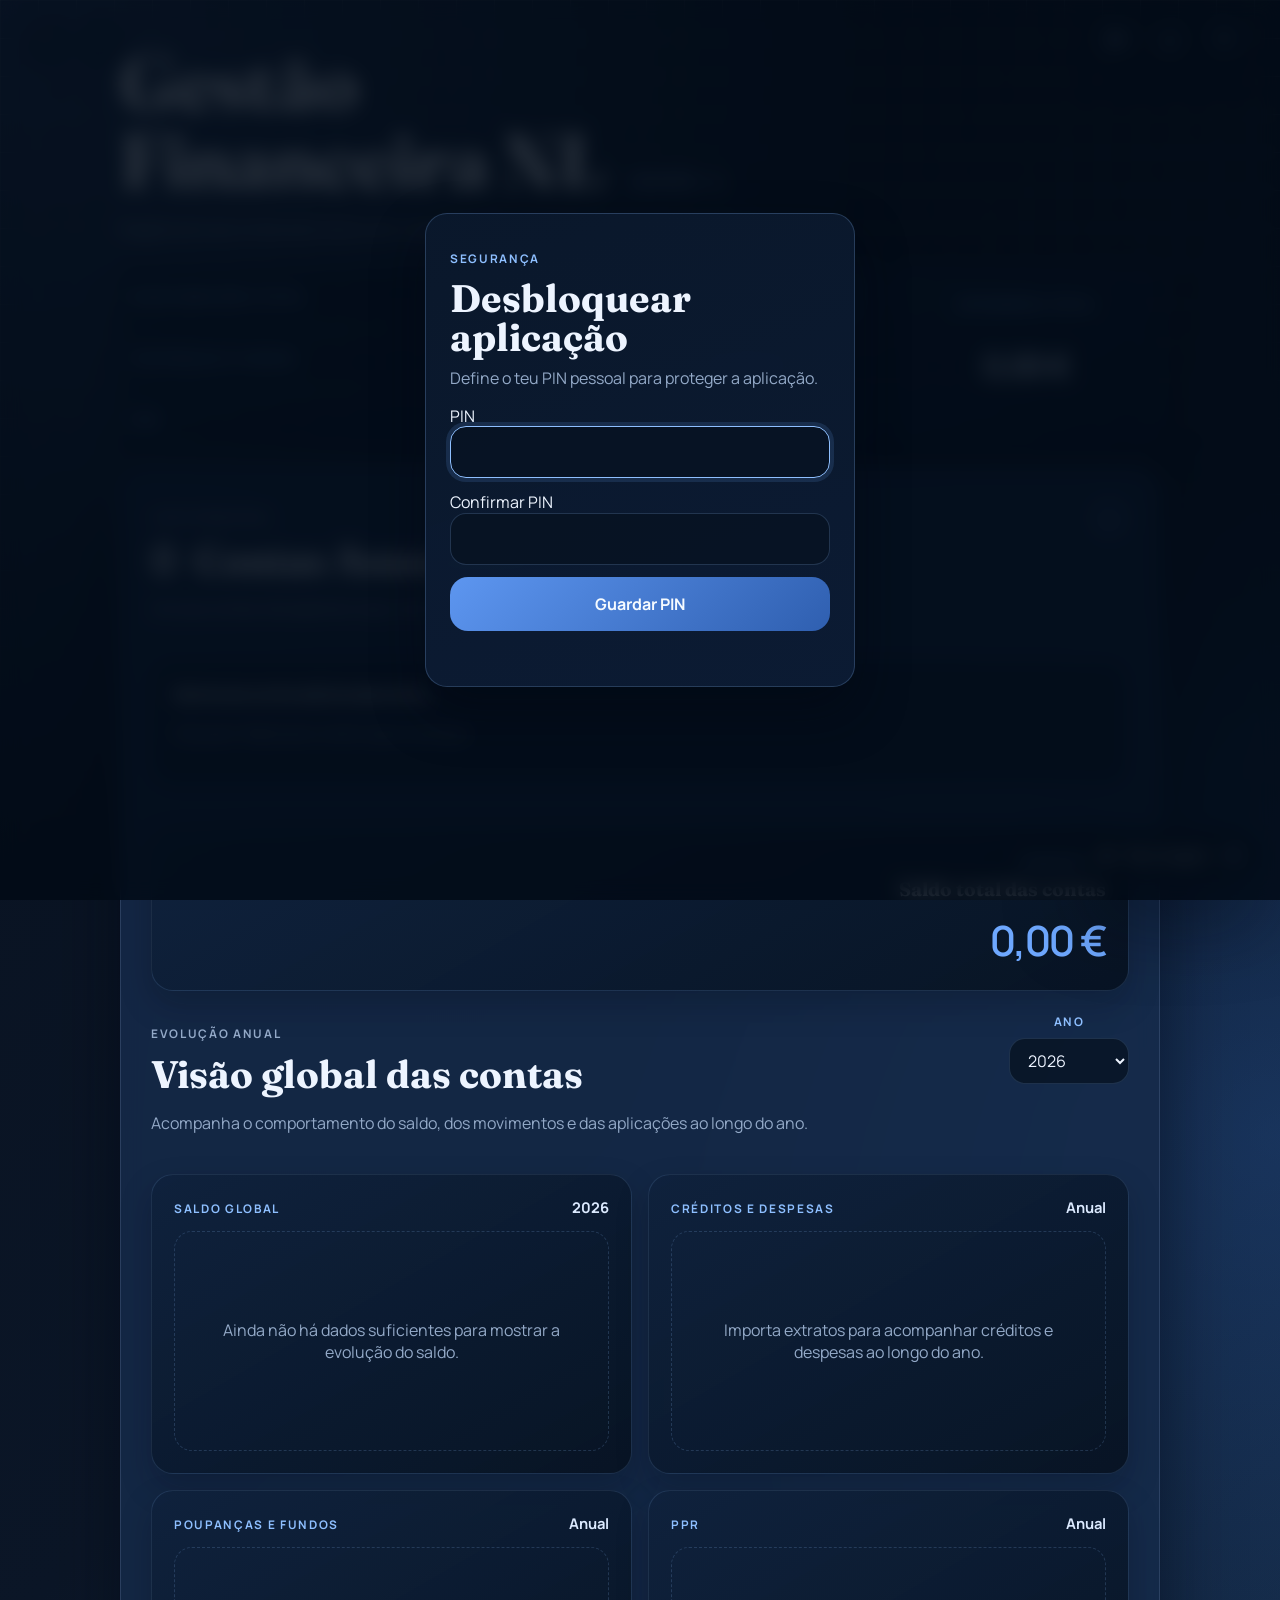
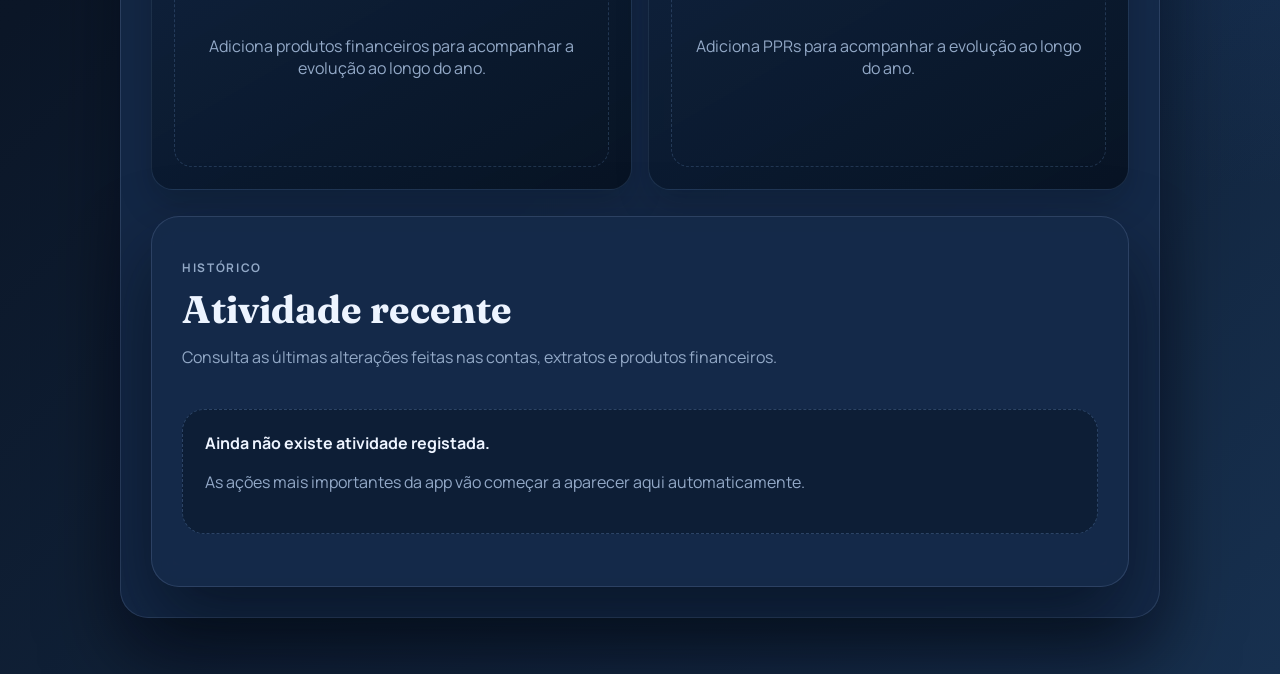
<file: index.html>
<!DOCTYPE html>
<html lang="pt-PT">
  <head>
    <meta charset="UTF-8" />
    <meta name="viewport" content="width=device-width, initial-scale=1.0" />
    <title>Gestão Financeira NL</title>
    <link rel="preconnect" href="https://fonts.googleapis.com" />
    <link rel="preconnect" href="https://fonts.gstatic.com" crossorigin />
    <link
      href="https://fonts.googleapis.com/css2?family=Fraunces:opsz,wght@9..144,600;9..144,700&family=IBM+Plex+Mono:wght@500;600&family=Manrope:wght@400;500;600;700&display=swap"
      rel="stylesheet"
    />
    <link rel="stylesheet" href="styles.css?v=1.4" />
  </head>
  <body>
    <div class="history-toolbar">
      <button id="undo-button" type="button" class="history-button" aria-label="Desfazer" title="Desfazer" disabled>
        <svg viewBox="0 0 24 24" aria-hidden="true">
          <path d="M9 10 4 5l5-5"></path>
          <path d="M4 5h9a7 7 0 1 1 0 14h-2"></path>
        </svg>
      </button>
      <button id="redo-button" type="button" class="history-button" aria-label="Refazer" title="Refazer" disabled>
        <svg viewBox="0 0 24 24" aria-hidden="true">
          <path d="m15 10 5-5-5-5"></path>
          <path d="M20 5h-9a7 7 0 1 0 0 14h2"></path>
        </svg>
      </button>
    </div>

    <aside class="data-transfer-dock">
      <div class="data-transfer-toggle" role="group" aria-label="Transferência de dados">
        <button id="open-finance-chat" type="button" class="history-button" aria-label="Abrir assistente financeiro" title="Assistente financeiro">
          <svg viewBox="0 0 24 24" aria-hidden="true">
            <path d="M5 5h14a2 2 0 0 1 2 2v7a2 2 0 0 1-2 2H9l-4 4v-4a2 2 0 0 1-2-2V7a2 2 0 0 1 2-2Z"></path>
            <path d="M8 10h8"></path>
            <path d="M8 13h5"></path>
          </svg>
        </button>
        <button id="export-data-button" type="button" class="history-button history-button--export" aria-label="Exportar dados" title="Exportar dados">
          <svg class="export-progress-ring" viewBox="0 0 64 64" aria-hidden="true">
            <circle class="export-progress-ring__track" cx="32" cy="32" r="28"></circle>
            <circle class="export-progress-ring__value" cx="32" cy="32" r="28"></circle>
          </svg>
          <span class="export-reminder-badge" id="export-reminder-badge" aria-hidden="true"></span>
          <svg viewBox="0 0 24 24" aria-hidden="true">
            <path d="M12 3v10"></path>
            <path d="m8 9 4 4 4-4"></path>
            <path d="M5 15v3a1 1 0 0 0 1 1h12a1 1 0 0 0 1-1v-3"></path>
          </svg>
        </button>
        <button id="import-data-button" type="button" class="history-button" aria-label="Importar dados" title="Importar dados">
          <svg viewBox="0 0 24 24" aria-hidden="true">
            <path d="M12 21V11"></path>
            <path d="m8 15 4-4 4 4"></path>
            <path d="M5 9V6a1 1 0 0 1 1-1h12a1 1 0 0 1 1 1v3"></path>
          </svg>
        </button>
        <input id="import-data-file" type="file" accept="application/json,.json" hidden />
      </div>
      <p id="data-transfer-feedback" class="data-transfer-feedback hidden" aria-live="polite"></p>
    </aside>

    <div class="page-shell">
      <header class="topbar">
        <h1>Gestão Financeira NL <span class="app-title-version" data-app-version-label>Versão 1.3</span></h1>
        <p class="hero-text">
          Regista as tuas contas bancárias com o saldo atual e um símbolo
          visual para cada banco.
        </p>
      </header>

      <section class="executive-metrics-panel">
        <div class="executive-metric-stack">
          <article class="executive-metric-card executive-metric-card-inline">
            <span class="card-label">Saldo bancário total</span>
            <strong id="metric-bank-balance" class="executive-metric-value">€ 0,00</strong>
          </article>
          <article class="executive-metric-card executive-metric-card-inline">
            <span class="card-label">Poupanças e fundos</span>
            <strong id="metric-financial-products" class="executive-metric-value">€ 0,00</strong>
          </article>
          <article class="executive-metric-card executive-metric-card-inline">
            <span class="card-label">PPR</span>
            <strong id="metric-ppr" class="executive-metric-value">€ 0,00</strong>
          </article>
        </div>
        <article class="executive-metric-card executive-metric-card-variation executive-metric-card-compact">
          <span class="card-label">Variação vs mês anterior</span>
          <strong id="metric-month-variation" class="executive-metric-value">€ 0,00</strong>
          <span id="metric-month-variation-hint" class="executive-metric-hint">Sem referência anterior.</span>
        </article>
        <article class="executive-metric-card executive-metric-card-compact">
          <span class="card-label">Património total</span>
          <strong id="metric-total-wealth" class="executive-metric-value">€ 0,00</strong>
        </article>
      </section>

      <main class="main-grid">
        <section class="panel panel-list">
          <div class="panel-topbar">
            <div class="panel-heading">
              <p class="section-kicker">Lista principal</p>
              <h2><span id="account-count" class="account-heading-count">0</span> Contas Associadas</h2>
              <p>As tuas contas vão aparecer aqui com símbolo, nome e saldo.</p>
            </div>

            <div class="accounts-topbar-tools">
              <div class="panel-actions">
                <button id="accounts-panel-toggle" type="button" class="menu-button accounts-menu-button" aria-expanded="false" aria-controls="accounts-panel-menu" title="Opções das contas">
                  ...
                </button>
                <div id="accounts-panel-menu" class="account-menu hidden">
                  <details id="stored-data-summary" class="stored-data-summary">
                    <summary>
                      <span class="menu-item-icon" aria-hidden="true">
                        <svg viewBox="0 0 24 24">
                          <ellipse cx="12" cy="5" rx="7" ry="3"></ellipse>
                          <path d="M5 5v6c0 1.66 3.13 3 7 3s7-1.34 7-3V5"></path>
                          <path d="M5 11v6c0 1.66 3.13 3 7 3s7-1.34 7-3v-6"></path>
                        </svg>
                      </span>
                      <span class="stored-data-summary-title">Dados guardados</span>
                      <span id="stored-data-total" class="stored-data-summary-total">0 registos</span>
                    </summary>
                    <div class="stored-data-summary-body">
                      <p id="stored-data-updated" class="stored-data-updated">Última alteração: sem registos</p>
                      <div id="stored-data-grid" class="stored-data-grid"></div>
                    </div>
                  </details>
                  <button id="change-pin-button" class="menu-item menu-item-neutral" type="button">
                    <span class="menu-item-icon" aria-hidden="true">🔐</span>
                    <span>Alterar PIN</span>
                  </button>
                  <button id="open-account-modal" class="menu-item menu-item-neutral" type="button">
                    <span class="menu-item-icon" aria-hidden="true">＋</span>
                    <span>Adicionar conta</span>
                  </button>
                  <button id="open-account-selection-modal" class="menu-item menu-item-neutral" type="button">
                    <span class="menu-item-icon" aria-hidden="true">☑</span>
                    <span>Selecionar contas</span>
                  </button>
                  <button id="open-internal-movements-page" class="menu-item menu-item-neutral" type="button">
                    <span class="menu-item-icon" aria-hidden="true">⇄</span>
                    <span>Movimentos Internos (excluídos da contabilidade)</span>
                  </button>
                  <button id="open-all-pdf-reports" class="menu-item menu-item-neutral" type="button">
                    <span class="menu-item-icon" aria-hidden="true">🧾</span>
                    <span>Gerar relatórios PDF</span>
                  </button>
                  <div class="app-version-card" aria-label="Versão da aplicação">
                    <span class="app-version-kicker">Gestão Financeira NL</span>
                    <strong data-app-version-label>Versão 1.1</strong>
                  </div>
                </div>
              </div>
            </div>
          </div>

          <div id="empty-state" class="empty-state">
            <strong>Nenhuma conta adicionada ainda.</strong>
            <p>Clica em “Adicionar conta” para começar.</p>
          </div>

          <div id="accounts-list" class="accounts-list" aria-live="polite"></div>
          <details id="archived-accounts-panel" class="archived-accounts-panel hidden">
            <summary>Contas arquivadas (<span id="archived-accounts-count">0</span>)</summary>
            <p>Consulta e edita o histórico destas contas. Para voltar à lista principal, escolhe “Reativar conta” nos três pontinhos.</p>
            <div id="archived-accounts-list" class="accounts-list" aria-live="polite"></div>
          </details>

          <div class="total-balance-card">
            <span class="card-label">Sumatório</span>
            <h3>Saldo total das contas</h3>
            <strong id="total-balance">€ 0,00</strong>
          </div>

          <section class="analytics-panel">
            <div class="analytics-topbar">
              <div class="panel-heading">
                <p class="section-kicker">Evolução anual</p>
                <h2>Visão global das contas</h2>
                <p>Acompanha o comportamento do saldo, dos movimentos e das aplicações ao longo do ano.</p>
              </div>

              <label class="analytics-year-picker">
                <span class="card-label">Ano</span>
                <select id="analytics-year-select" class="analytics-year-select" aria-label="Selecionar ano dos gráficos"></select>
              </label>
            </div>

            <div class="analytics-grid">
              <article class="analytics-card">
                <div class="analytics-card-head">
                  <span class="card-label">Saldo global</span>
                  <strong id="analytics-current-year">2026</strong>
                </div>
                <div id="balance-trend-chart" class="chart-surface" aria-label="Gráfico do saldo global por mês"></div>
              </article>

              <article class="analytics-card">
                <div class="analytics-card-head">
                  <span class="card-label">Créditos e despesas</span>
                  <strong>Anual</strong>
                </div>
                <div id="flow-trend-chart" class="chart-surface" aria-label="Gráfico anual de créditos e despesas"></div>
              </article>

              <article class="analytics-card">
                <div class="analytics-card-head">
                  <span class="card-label">Poupanças e fundos</span>
                  <strong>Anual</strong>
                </div>
                <div id="financial-products-trend-chart" class="chart-surface" aria-label="Gráfico das poupanças e fundos por mês"></div>
              </article>

              <article class="analytics-card">
                <div class="analytics-card-head">
                  <span class="card-label">PPR</span>
                  <strong>Anual</strong>
                </div>
                <div id="ppr-trend-chart" class="chart-surface" aria-label="Gráfico dos PPR por mês"></div>
              </article>
            </div>
          </section>

          <section class="panel activity-panel">
            <div class="panel-topbar">
              <div class="panel-heading">
                <p class="section-kicker">Histórico</p>
                <h2>Atividade recente</h2>
                <p>Consulta as últimas alterações feitas nas contas, extratos e produtos financeiros.</p>
              </div>

              <div class="panel-actions">
                <button id="activity-toggle" type="button" class="secondary-button hidden">
                  Ver tudo
                </button>
              </div>
            </div>

            <div id="activity-empty-state" class="empty-state hidden">
              <strong>Ainda não existe atividade registada.</strong>
              <p>As ações mais importantes da app vão começar a aparecer aqui automaticamente.</p>
            </div>

            <div id="activity-list" class="activity-list" aria-live="polite"></div>
            <button id="activity-more-indicator" type="button" class="activity-more-indicator hidden" aria-label="Mostrar histórico completo">...</button>
          </section>
        </section>
      </main>

      <aside class="recycle-dock">
        <button id="toggle-recycle" type="button" class="recycle-toggle">
          <span class="recycle-icon">🗑</span>
          <span>Reciclagem</span>
          <strong id="recycle-count">0</strong>
        </button>

        <section id="recycle-panel" class="recycle-panel hidden">
          <div class="panel-heading">
            <p class="section-kicker">Reciclagem</p>
            <h2>Contas eliminadas</h2>
            <p>Recupera rapidamente uma conta apagada por engano.</p>
          </div>

          <div id="recycle-empty-state" class="empty-state recycle-empty-state">
            <strong>A reciclagem está vazia.</strong>
            <p>As contas eliminadas aparecem aqui de forma discreta.</p>
          </div>

          <div id="recycle-list" class="recycle-list" aria-live="polite"></div>
        </section>
      </aside>
    </div>

    <div
      id="account-modal"
      class="modal hidden"
      role="dialog"
      aria-modal="true"
      aria-labelledby="modal-title"
    >
      <div class="modal-backdrop" data-close-modal="true"></div>
      <div class="modal-card">
        <button
          id="close-account-modal"
          type="button"
          class="modal-close"
          aria-label="Fechar"
        >
          ×
        </button>

        <div class="panel-heading">
          <p class="section-kicker">Nova conta</p>
          <h2 id="modal-title">Adicionar conta bancária</h2>
          <p>
            Introduz o nome do banco e, se quiseres, escolhe uma imagem como
            símbolo.
          </p>
        </div>

        <form id="account-form" class="account-form">
          <input type="hidden" name="accountId" />

          <label>
            Nome do banco
            <input
              type="text"
              name="bankName"
              placeholder="Ex.: ActivoBank"
              required
            />
          </label>

          <label>
            Nome curto
            <input
              type="text"
              name="shortName"
              placeholder="Ex.: AB"
              maxlength="40"
            />
          </label>

          <label class="file-field">
            Símbolo do banco
            <input type="file" name="symbol" accept="image/*" />
          </label>

          <button type="submit" class="primary-button">
            <span id="submit-button-label">Guardar conta</span>
          </button>
        </form>
      </div>
    </div>

    <div
      id="account-selection-modal"
      class="modal hidden"
      role="dialog"
      aria-modal="true"
      aria-labelledby="account-selection-title"
    >
      <div class="modal-backdrop" data-close-account-selection="true"></div>
      <div class="modal-card">
        <button
          id="close-account-selection-modal"
          type="button"
          class="modal-close"
          aria-label="Fechar"
        >
          ×
        </button>

        <div class="panel-heading">
          <p class="section-kicker">Somatórios globais</p>
          <h2 id="account-selection-title">Selecionar contas</h2>
          <p>
            Marca apenas as contas que queres incluir no cabeçalho, sumatórios
            e gráficos globais.
          </p>
        </div>

        <div id="account-selection-list" class="account-selection-list"></div>
        <p id="account-selection-feedback" class="statement-feedback"></p>
      </div>
    </div>

    <div id="undo-toast" class="undo-toast hidden" aria-live="polite">
      <span id="undo-toast-message" class="undo-toast-message"></span>
      <button id="undo-toast-button" type="button" class="undo-toast-button">Desfazer</button>
    </div>

    <div id="finance-chat-modal" class="modal hidden" role="dialog" aria-modal="true" aria-labelledby="finance-chat-title">
      <div class="modal-backdrop" data-close-finance-chat="true"></div>
      <div class="modal-card modal-card-wide finance-chat-modal-card">
        <button id="close-finance-chat-modal" type="button" class="modal-close" aria-label="Fechar">
          ×
        </button>

        <div class="panel-heading">
          <p class="section-kicker">Assistente financeiro</p>
          <h2 id="finance-chat-title">Perguntar aos movimentos</h2>
          <p>Pergunta por pagamentos, referências ou descrições. Os resultados ficam no teu browser e podes filtrá-los por datas.</p>
        </div>

        <form id="finance-chat-form" class="finance-chat-form">
          <label class="movement-search-field finance-chat-question-field">
            Pergunta
            <input id="finance-chat-question" type="search" placeholder="Ex.: mostra-me os pagamentos da Vodafone" autocomplete="off" />
          </label>
          <button type="submit" class="primary-button">Pesquisar</button>
        </form>

        <div class="finance-chat-answer" id="finance-chat-answer">
          Escreve uma pergunta para começar.
        </div>

        <div class="movement-search-controls finance-chat-filters">
          <label class="movement-search-field">
            Âmbito
            <select id="finance-chat-scope">
              <option value="all">Tudo</option>
              <option value="year">Ano corrente</option>
              <option value="month">Mês corrente</option>
              <option value="range">Entre datas</option>
            </select>
          </label>
          <label class="movement-search-field">
            Conta
            <select id="finance-chat-account">
              <option value="all">Todas as contas</option>
            </select>
          </label>
          <label class="movement-search-field finance-chat-date-field hidden">
            Desde
            <input id="finance-chat-start-date" type="date" />
          </label>
          <label class="movement-search-field finance-chat-date-field hidden">
            Até
            <input id="finance-chat-end-date" type="date" />
          </label>
        </div>

        <div class="movement-search-summary finance-chat-summary">
          <article class="summary-card movement-search-summary-card">
            <span class="card-label">Movimentos</span>
            <strong id="finance-chat-count">0</strong>
          </article>
          <article class="summary-card movement-search-summary-card">
            <span class="card-label">Créditos</span>
            <strong id="finance-chat-credits" class="money-figure">0,00 €</strong>
          </article>
          <article class="summary-card movement-search-summary-card">
            <span class="card-label">Débitos</span>
            <strong id="finance-chat-debits" class="money-figure">0,00 €</strong>
          </article>
          <article class="summary-card movement-search-summary-card">
            <span class="card-label">Saldo líquido</span>
            <strong id="finance-chat-net" class="money-figure">0,00 €</strong>
          </article>
        </div>

        <div id="finance-chat-results" class="movement-search-results finance-chat-results"></div>
        <p id="finance-chat-empty" class="movement-search-empty">Ainda não há resultados.</p>
      </div>
    </div>

    <script src="app-version.js?v=1.4"></script>
    <script src="pin-lock.js"></script>
    <script src="script.js?v=1.4"></script>
    <script src="finance-chat.js?v=1.3"></script>
  </body>
</html>
</file>
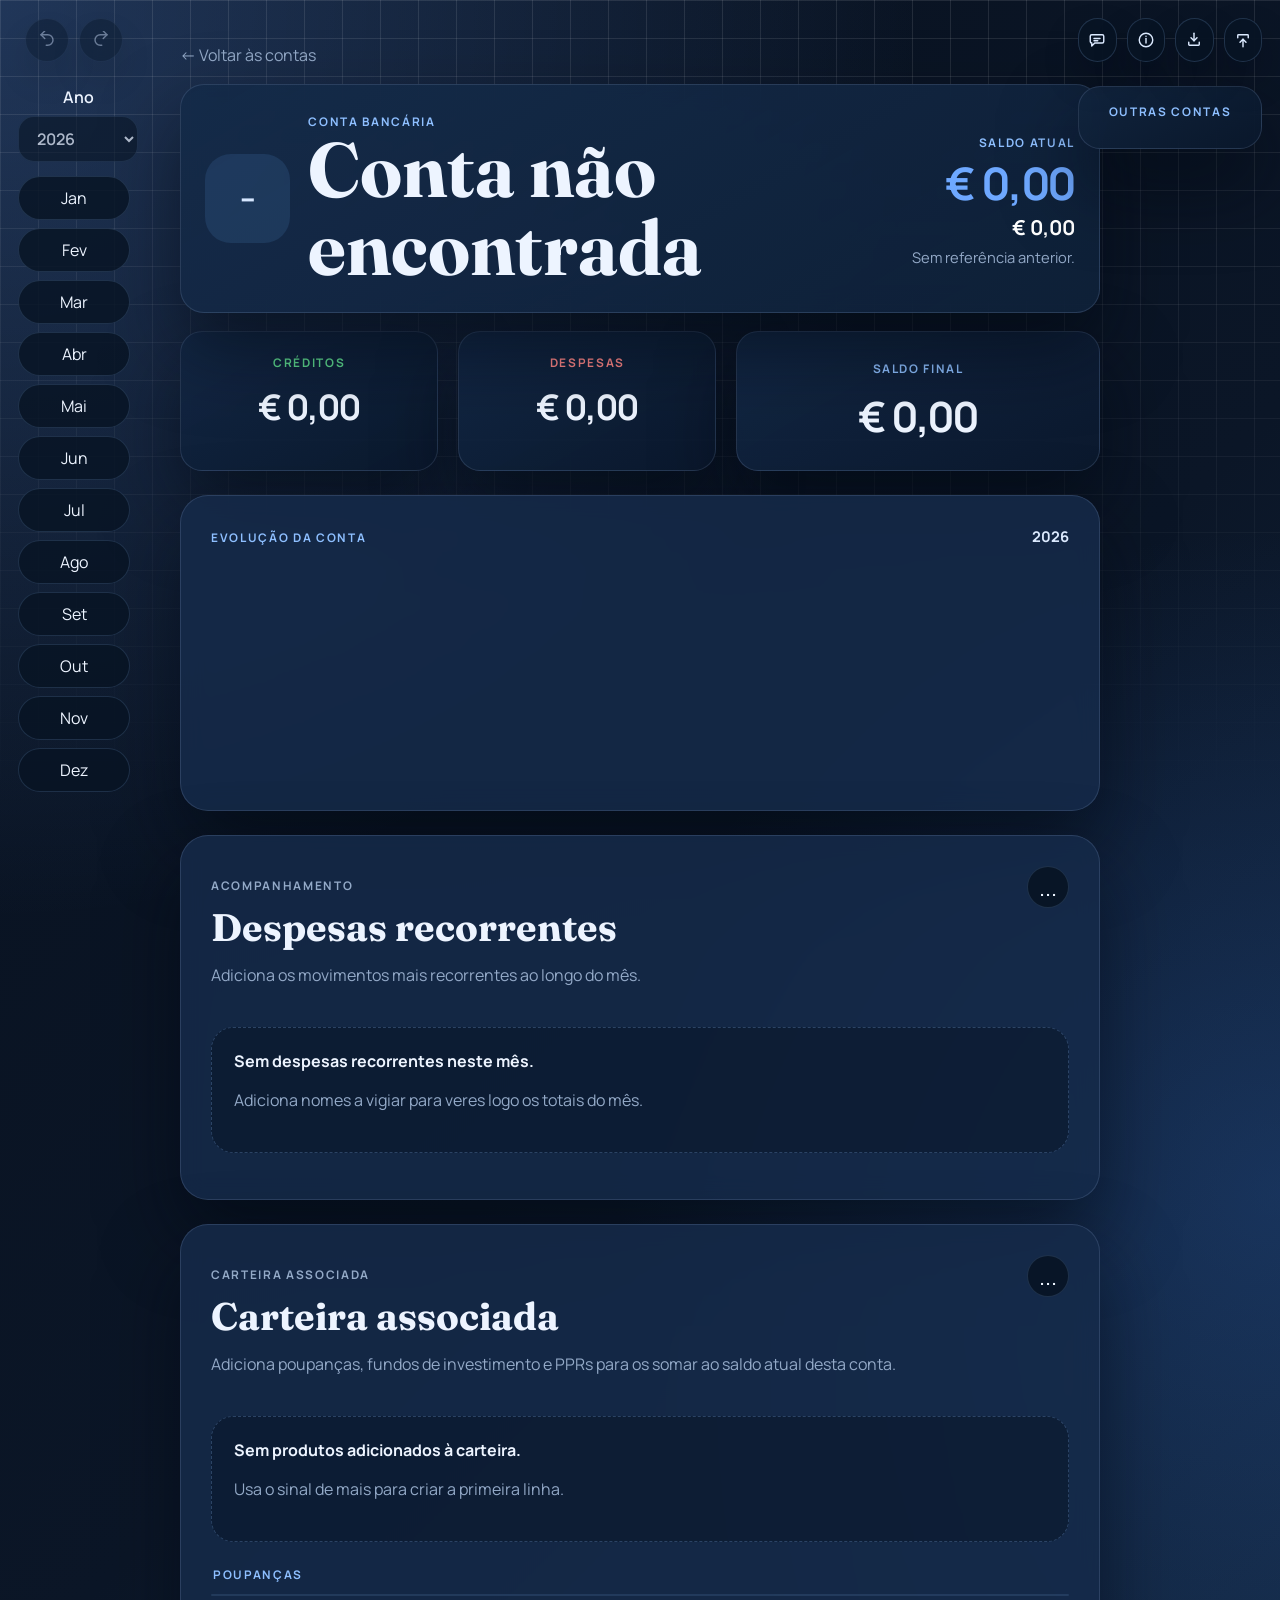
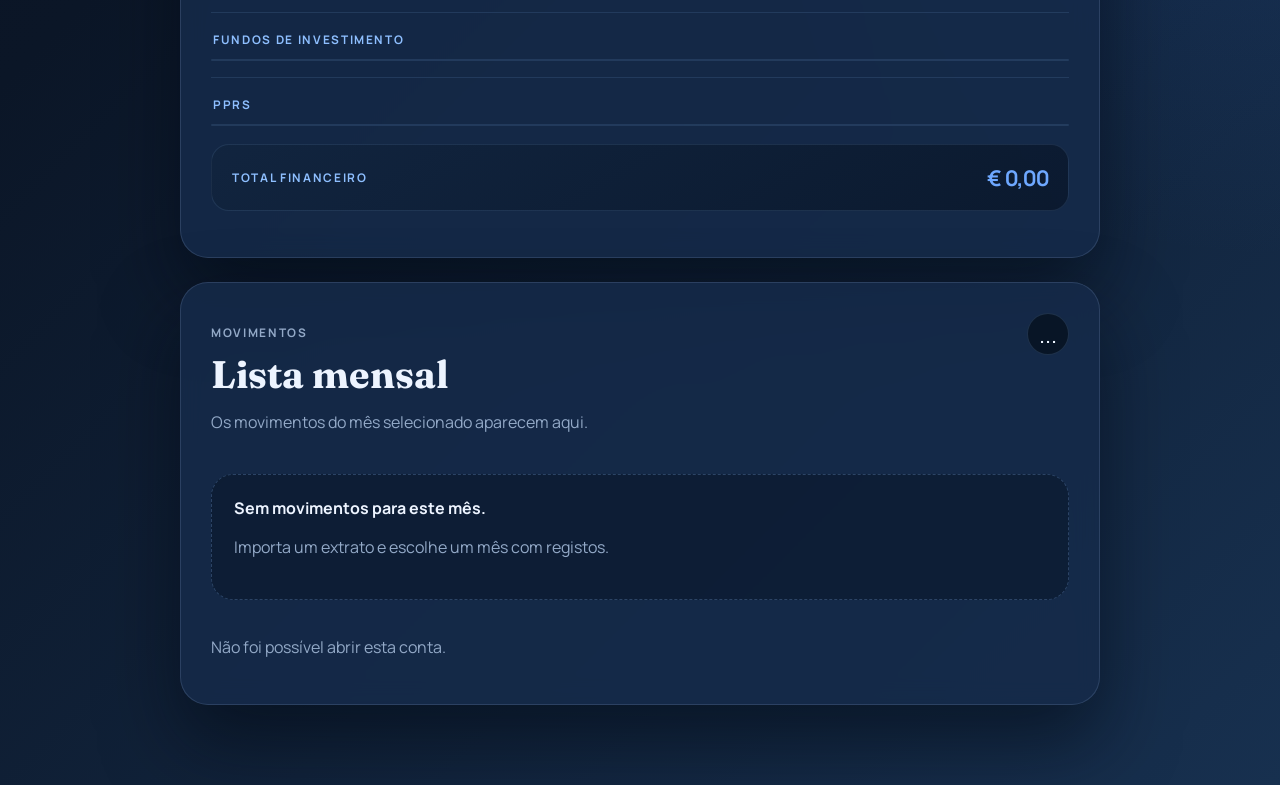
<file: account.html>
<!DOCTYPE html>
<html lang="pt-PT">
  <head>
    <meta charset="UTF-8" />
    <meta name="viewport" content="width=device-width, initial-scale=1.0" />
    <title>Conta | Gestão Financeira NL</title>
    <link rel="preconnect" href="https://fonts.googleapis.com" />
    <link rel="preconnect" href="https://fonts.gstatic.com" crossorigin />
    <link
      href="https://fonts.googleapis.com/css2?family=Fraunces:opsz,wght@9..144,600;9..144,700&family=IBM+Plex+Mono:wght@500;600&family=Manrope:wght@400;500;600;700&display=swap"
      rel="stylesheet"
    />
    <link rel="stylesheet" href="styles.css?v=1.4" />
  </head>
  <body>
    <div class="history-toolbar">
      <button id="undo-button" type="button" class="history-button" aria-label="Desfazer" title="Desfazer" disabled>
        <svg viewBox="0 0 24 24" aria-hidden="true">
          <path d="M9 10 4 5l5-5"></path>
          <path d="M4 5h9a7 7 0 1 1 0 14h-2"></path>
        </svg>
      </button>
      <button id="redo-button" type="button" class="history-button" aria-label="Refazer" title="Refazer" disabled>
        <svg viewBox="0 0 24 24" aria-hidden="true">
          <path d="m15 10 5-5-5-5"></path>
          <path d="M20 5h-9a7 7 0 1 0 0 14h2"></path>
        </svg>
      </button>
    </div>

    <aside class="data-transfer-dock">
      <div class="data-transfer-toggle" role="group" aria-label="Transferência de dados">
        <button id="open-finance-chat" type="button" class="history-button" aria-label="Abrir assistente financeiro" title="Assistente financeiro">
          <svg viewBox="0 0 24 24" aria-hidden="true">
            <path d="M5 5h14a2 2 0 0 1 2 2v7a2 2 0 0 1-2 2H9l-4 4v-4a2 2 0 0 1-2-2V7a2 2 0 0 1 2-2Z"></path>
            <path d="M8 10h8"></path>
            <path d="M8 13h5"></path>
          </svg>
        </button>
        <button id="annual-report-button" type="button" class="history-button" aria-label="Abrir relatório anual" title="Relatório anual">
          <svg viewBox="0 0 24 24" aria-hidden="true">
            <circle cx="12" cy="12" r="9"></circle>
            <path d="M12 10v6"></path>
            <path d="M12 7h.01"></path>
          </svg>
        </button>
        <button id="export-data-button" type="button" class="history-button history-button--export" aria-label="Exportar dados" title="Exportar dados">
          <svg class="export-progress-ring" viewBox="0 0 64 64" aria-hidden="true">
            <circle class="export-progress-ring__track" cx="32" cy="32" r="28"></circle>
            <circle class="export-progress-ring__value" cx="32" cy="32" r="28"></circle>
          </svg>
          <span class="export-reminder-badge" id="export-reminder-badge" aria-hidden="true"></span>
          <svg viewBox="0 0 24 24" aria-hidden="true">
            <path d="M12 3v10"></path>
            <path d="m8 9 4 4 4-4"></path>
            <path d="M5 15v3a1 1 0 0 0 1 1h12a1 1 0 0 0 1-1v-3"></path>
          </svg>
        </button>
        <button id="import-data-button" type="button" class="history-button" aria-label="Importar dados" title="Importar dados">
          <svg viewBox="0 0 24 24" aria-hidden="true">
            <path d="M12 21V11"></path>
            <path d="m8 15 4-4 4 4"></path>
            <path d="M5 9V6a1 1 0 0 1 1-1h12a1 1 0 0 1 1 1v3"></path>
          </svg>
        </button>
        <input id="import-data-file" type="file" accept="application/json,.json" hidden />
      </div>
      <p id="data-transfer-feedback" class="data-transfer-feedback hidden" aria-live="polite"></p>
    </aside>

    <div class="page-shell detail-shell">
      <a class="back-link" href="./index.html">← Voltar às contas</a>

      <header class="detail-header">
        <div class="detail-account">
          <div id="detail-symbol" class="account-symbol-placeholder">--</div>
          <div>
            <span class="card-label">Conta bancária</span>
            <h1 id="detail-bank-name">Conta</h1>
          </div>
        </div>

        <div class="detail-balance-block">
          <span class="card-label">Saldo atual</span>
          <strong id="detail-balance" class="detail-balance">€ 0,00</strong>
          <strong id="detail-balance-variation" class="detail-balance-variation">€ 0,00</strong>
          <span id="detail-balance-variation-hint" class="detail-balance-variation-hint">Sem referência anterior.</span>
        </div>
      </header>

      <div class="month-navigation">
        <div class="month-year-row">
          <label class="analytics-year-picker year-picker">
            <span>Ano</span>
            <select id="year-select" class="analytics-year-select" aria-label="Selecionar ano">
              <option value="2026">2026</option>
            </select>
          </label>
        </div>

        <section class="month-strip" aria-label="Selecionar mês">
          <button type="button" class="month-chip" data-month="01">Jan</button>
          <button type="button" class="month-chip" data-month="02">Fev</button>
          <button type="button" class="month-chip" data-month="03">Mar</button>
          <button type="button" class="month-chip" data-month="04">Abr</button>
          <button type="button" class="month-chip" data-month="05">Mai</button>
          <button type="button" class="month-chip" data-month="06">Jun</button>
          <button type="button" class="month-chip" data-month="07">Jul</button>
          <button type="button" class="month-chip" data-month="08">Ago</button>
          <button type="button" class="month-chip" data-month="09">Set</button>
          <button type="button" class="month-chip" data-month="10">Out</button>
          <button type="button" class="month-chip" data-month="11">Nov</button>
          <button type="button" class="month-chip" data-month="12">Dez</button>
        </section>
      </div>

      <aside class="related-accounts-dock" aria-label="Outras contas">
        <div class="related-accounts-card">
          <span class="card-label">Outras contas</span>
          <div id="related-accounts-list" class="related-accounts-list"></div>
        </div>
      </aside>

      <div class="detail-content-fade">
      <section class="summary-grid">
        <article class="summary-card summary-card-credits">
          <span class="card-label">Créditos</span>
          <strong id="total-credits" class="money-figure">€ 0,00</strong>
        </article>

        <article class="summary-card summary-card-expenses">
          <span class="card-label">Despesas</span>
          <strong id="total-expenses" class="money-figure">€ 0,00</strong>
        </article>

        <article class="summary-card summary-card-final">
          <span class="card-label">Saldo final</span>
          <strong id="statement-final-balance" class="money-figure">€ 0,00</strong>
        </article>
      </section>

      <section class="panel account-trend-panel">
        <div class="analytics-card-head">
          <span class="card-label">Evolução da conta</span>
          <strong id="account-trend-year-label">2026</strong>
        </div>
        <div id="account-trend-chart" class="chart-surface" aria-label="Gráfico anual da evolução da conta"></div>
      </section>

      <section class="panel tracking-panel">
        <div class="movements-topbar">
          <div class="panel-heading">
            <p class="section-kicker">Acompanhamento</p>
            <h2>Despesas recorrentes</h2>
            <p>Adiciona os movimentos mais recorrentes ao longo do mês.</p>
          </div>

          <div class="movements-actions">
            <button
              id="tracking-menu-toggle"
              type="button"
              class="mini-action-button"
              aria-expanded="false"
              aria-controls="tracking-menu"
              aria-label="Abrir menu de despesas recorrentes"
            >
              ...
            </button>
            <div id="tracking-menu" class="statement-menu hidden">
              <button id="open-recurring-detection-modal" type="button" class="menu-item menu-item-neutral hidden">
                <span class="menu-item-icon" aria-hidden="true">🔎</span>
                <span>Detetar recorrências</span>
              </button>
              <button id="open-tracking-panel-modal" type="button" class="menu-item menu-item-neutral">
                <span class="menu-item-icon" aria-hidden="true">📝</span>
                <span>Editar</span>
              </button>
              <button id="tracking-copy-previous" type="button" class="menu-item menu-item-neutral">
                <span class="menu-item-icon" aria-hidden="true">📄</span>
                <span>Copiar do mês anterior</span>
              </button>
              <button id="delete-selected-tracking-entry" type="button" class="menu-item">
                <span class="menu-item-icon" aria-hidden="true">🗑</span>
                <span>Apagar</span>
              </button>
            </div>
          </div>
        </div>

        <section id="tracking-forecast" class="tracking-forecast hidden" aria-live="polite">
          <div class="tracking-forecast-summary">
            <article class="tracking-forecast-card">
              <span class="card-label">Saldo disponível</span>
              <strong id="tracking-forecast-available" class="money-figure">€ 0,00</strong>
              <span id="tracking-forecast-available-meta" class="tracking-forecast-card-meta hidden"></span>
            </article>
            <article class="tracking-forecast-card">
              <span class="card-label">Recorrentes por sair</span>
              <strong id="tracking-forecast-pending" class="money-figure">€ 0,00</strong>
            </article>
            <article class="tracking-forecast-card">
              <span class="card-label">Saldo previsto</span>
              <strong id="tracking-forecast-projected" class="money-figure">€ 0,00</strong>
            </article>
          </div>
          <div class="tracking-forecast-head">
            <span class="card-label">Em falta este mês</span>
            <span id="tracking-forecast-meta" class="movement-rules-block-meta">Sem despesas previstas em falta.</span>
          </div>
          <div id="tracking-forecast-list" class="tracking-forecast-list"></div>
          <p id="tracking-forecast-empty" class="movement-rules-empty hidden">Não há despesas recorrentes previstas em falta neste mês.</p>
        </section>

        <div id="tracking-empty-state" class="empty-state">
          <strong>Sem despesas recorrentes neste mês.</strong>
          <p>Adiciona nomes a vigiar para veres logo os totais do mês.</p>
        </div>

        <div id="tracking-list" class="tracking-list"></div>
        <button id="tracking-more-indicator" type="button" class="activity-more-indicator tracking-more-indicator hidden" aria-label="Mostrar todas as despesas recorrentes">
          ...
        </button>
        <p id="tracking-feedback" class="statement-feedback"></p>
      </section>

      <section class="panel financial-panel">
        <div class="movements-topbar">
          <div class="panel-heading">
            <p class="section-kicker">Carteira associada</p>
            <h2>Carteira associada</h2>
            <p>Adiciona poupanças, fundos de investimento e PPRs para os somar ao saldo atual desta conta.</p>
          </div>

          <div class="movements-actions">
            <button id="financial-product-toggle" type="button" class="mini-action-button" aria-expanded="false" aria-controls="financial-product-menu" aria-label="Abrir menu da carteira associada">
              ...
            </button>
            <div id="financial-product-menu" class="statement-menu hidden">
              <button id="open-financial-product-modal" type="button" class="menu-item menu-item-neutral">
                <span class="menu-item-icon" aria-hidden="true">＋</span>
                <span>Criar novo produto</span>
              </button>
              <button id="copy-financial-products" type="button" class="menu-item menu-item-neutral">
                <span class="menu-item-icon" aria-hidden="true">📄</span>
                <span>Copiar mês anterior</span>
              </button>
            </div>
          </div>
        </div>

        <div id="financial-products-empty-state" class="empty-state">
          <strong>Sem produtos adicionados à carteira.</strong>
          <p>Usa o sinal de mais para criar a primeira linha.</p>
        </div>

        <div id="financial-products-list" class="financial-products-list" aria-live="polite">
          <section class="financial-products-group">
            <div class="financial-products-group-heading">
              <span class="card-label">Poupanças</span>
            </div>
            <div id="financial-products-regular-list" class="financial-products-group-list"></div>
          </section>

          <div class="financial-divider"></div>

          <section class="financial-products-group">
            <div class="financial-products-group-heading">
              <span class="card-label">Fundos de investimento</span>
            </div>
            <div id="financial-products-funds-list" class="financial-products-group-list"></div>
          </section>

          <div class="financial-divider"></div>

          <section class="financial-products-group">
            <div class="financial-products-group-heading">
              <span class="card-label">PPRs</span>
            </div>
            <div id="financial-products-ppr-list" class="financial-products-group-list"></div>
          </section>
        </div>

        <div class="financial-total-row">
          <span class="card-label">Total financeiro</span>
          <strong id="financial-products-total" class="money-figure">€ 0,00</strong>
        </div>
        <p id="financial-products-feedback" class="statement-feedback"></p>
      </section>

      <section class="panel movements-panel">
        <div class="movements-topbar">
          <div class="panel-heading">
            <p class="section-kicker">Movimentos</p>
            <h2>Lista mensal</h2>
            <p>Os movimentos do mês selecionado aparecem aqui.</p>
          </div>

          <div class="movements-actions">
            <div class="movements-menu-wrap">
              <button id="statement-menu-toggle" type="button" class="mini-action-button" aria-expanded="false" aria-controls="statement-menu">
                ...
              </button>
              <div id="statement-menu" class="statement-menu hidden">
                <button id="paste-statement-from-clipboard" type="button" class="menu-item menu-item-neutral">
                  <span class="menu-item-icon" aria-hidden="true">📥</span>
                  <span>Colar movimentos</span>
                </button>
                <button id="open-statement-text" type="button" class="menu-item menu-item-neutral">
                  <span class="menu-item-icon" aria-hidden="true">📋</span>
                  <span>Editar movimentos</span>
                </button>
                <button id="open-movement-search" type="button" class="menu-item menu-item-neutral">
                  <span class="menu-item-icon" aria-hidden="true">🔍</span>
                  <span>Pesquisar movimentos</span>
                </button>
                <button id="open-movement-analysis" type="button" class="menu-item menu-item-neutral">
                  <span class="menu-item-icon" aria-hidden="true">📊</span>
                  <span>Análise de movimentos</span>
                </button>
                <button id="open-monthly-pdf-report" type="button" class="menu-item menu-item-neutral">
                  <span class="menu-item-icon" aria-hidden="true">🧾</span>
                  <span>Relatório em PDF</span>
                </button>
                <button id="movements-toggle" type="button" class="menu-item menu-item-neutral hidden">
                  <span class="menu-item-icon" aria-hidden="true">📚</span>
                  <span>Ver tudo</span>
                </button>
                <button id="delete-statement-data" type="button" class="menu-item">
                  <span class="menu-item-icon" aria-hidden="true">🗑</span>
                  <span>Apagar extrato mensal</span>
                </button>
                <button id="open-statement-help" type="button" class="menu-item menu-item-neutral">
                  <span class="menu-item-icon" aria-hidden="true">?</span>
                  <span>Ajuda</span>
                </button>
              </div>
            </div>
          </div>
        </div>

        <div id="movements-empty-state" class="empty-state">
          <strong>Sem movimentos para este mês.</strong>
          <p>Importa um extrato e escolhe um mês com registos.</p>
        </div>

        <div id="movements-list" class="movements-list" aria-live="polite"></div>
        <div id="movements-more-indicator" class="activity-more-indicator hidden" aria-hidden="true">...</div>
        <p id="statement-feedback" class="statement-feedback">
          Ainda não existe extrato importado para este mês.
        </p>
      </section>
      </div>
    </div>

    <div id="statement-text-modal" class="modal hidden" role="dialog" aria-modal="true" aria-labelledby="statement-text-title">
      <div class="modal-backdrop" data-close-statement-text="true"></div>
      <div class="modal-card">
        <button id="close-statement-text-modal" type="button" class="modal-close" aria-label="Fechar">
          ×
        </button>
        <div class="panel-heading">
          <p class="section-kicker">Extrato mensal</p>
          <h2 id="statement-text-title">Extrato mensal guardado</h2>
          <p>Podes rever o texto guardado deste mês e copiá-lo integralmente para o clipboard.</p>
        </div>

        <label class="statement-text-label">
          Texto do extrato
          <textarea
            id="statement-text"
            class="statement-textarea"
            placeholder="Ex.: 08/04/2026    08/04/2026    PAG BXVAL- 5504 VIAVERDE    -7,60    347,46"
          ></textarea>
        </label>

        <div class="statement-text-actions">
          <button id="import-text-button" type="button" class="primary-button statement-import-button">
            Copiar texto
          </button>
          <button id="save-statement-text-button" type="button" class="secondary-button statement-import-button">
            Gravar
          </button>
        </div>
      </div>
    </div>

    <div id="movement-search-modal" class="modal hidden" role="dialog" aria-modal="true" aria-labelledby="movement-search-title">
      <div class="modal-backdrop" data-close-movement-search="true"></div>
      <div class="modal-card modal-card-wide movement-search-modal-card">
        <button id="close-movement-search-modal" type="button" class="modal-close" aria-label="Fechar">
          ×
        </button>
        <div class="panel-heading">
          <p class="section-kicker">Pesquisa geral</p>
          <h2 id="movement-search-title">Pesquisar movimentos</h2>
          <p>Procura em todos os extratos guardados desta conta, no mês selecionado ou entre datas.</p>
        </div>

        <div class="movement-search-controls">
          <label class="movement-search-field">
            Palavra a procurar
            <input id="movement-search-query" type="search" placeholder="Ex.: Paypal, Via Verde, EDP" autocomplete="off" />
          </label>

          <label class="movement-search-field movement-search-mode-field">
            Âmbito
            <select id="movement-search-mode">
              <option value="all">Tudo</option>
              <option value="year">Ano corrente</option>
              <option value="monthly">Mensal</option>
              <option value="range">Entre datas</option>
            </select>
          </label>

          <label class="movement-search-field movement-search-date-field hidden">
            De
            <input id="movement-search-start-date" type="date" />
          </label>

          <label class="movement-search-field movement-search-date-field hidden">
            Até
            <input id="movement-search-end-date" type="date" />
          </label>
        </div>

        <div class="movement-search-summary">
          <article class="summary-card movement-search-summary-card">
            <span class="card-label">Movimentos</span>
            <strong id="movement-search-count">0</strong>
          </article>
          <article class="summary-card movement-search-summary-card">
            <span class="card-label movement-analysis-column-label-credit">Créditos</span>
            <strong id="movement-search-credits" class="money-figure">0,00 €</strong>
          </article>
          <article class="summary-card movement-search-summary-card">
            <span class="card-label movement-analysis-column-label-debit">Débitos</span>
            <strong id="movement-search-debits" class="money-figure">0,00 €</strong>
          </article>
          <article class="summary-card movement-search-summary-card">
            <span class="card-label">Saldo líquido</span>
            <strong id="movement-search-net" class="money-figure">0,00 €</strong>
          </article>
        </div>

        <div id="movement-search-results" class="movement-search-results"></div>
        <p id="movement-search-empty" class="movement-search-empty">Escreve uma palavra para começar a pesquisa.</p>
      </div>
    </div>

    <div id="statement-help-modal" class="modal hidden" role="dialog" aria-modal="true" aria-labelledby="statement-help-title">
      <div class="modal-backdrop" data-close-statement-help="true"></div>
      <div class="modal-card movement-search-modal-card">
        <button id="close-statement-help-modal" type="button" class="modal-close" aria-label="Fechar">
          ×
        </button>
        <div class="panel-heading">
          <p class="section-kicker">Ajuda</p>
          <h2 id="statement-help-title">Formatos aceites para o extrato</h2>
          <p>Podes colar o texto do banco em formatos semelhantes aos exemplos abaixo. A app procura datas, descrição, valor e saldo.</p>
        </div>

        <div class="statement-help-examples">
          <article class="statement-help-example">
            <span class="card-label">Formato tabulado</span>
            <pre>08/04/2026	08/04/2026	PAG BXVAL- 5504 VIAVERDE	-7,60	347,46
08/04/2026	08/04/2026	DD Prio.E Mobilit PT218856458A63 PT19109102	-21,08	355,06</pre>
          </article>

          <article class="statement-help-example">
            <span class="card-label">Formato com milhares</span>
            <pre>29/01/26	29/01/26	DD PayPal Europe 5VU22252UKL5N LU960000000000	-3,99	1.254,72
23/01/26	23/01/26	TRANSFERENCIA - VENCIMENTO	1.882,67	2.018,61</pre>
          </article>

          <article class="statement-help-example">
            <span class="card-label">Formato com euro e parênteses</span>
            <pre>23/03/26  23/03/26  LEVANTAMENTO MB CARTAO **** 715*  (20,00 €)  984,29 €
23/03/26  23/03/26  ORDENADO / PENSAO NB NB18687 VENCIMENTOS  + 2.082,88 €  + 2.128,92 €</pre>
          </article>

          <article class="statement-help-example">
            <span class="card-label">Formato com uma só data</span>
            <pre>05/05/2026	NETFLIX	-12,99	874,31
06/05/2026	APPLE ICLOUD	-2,99	871,32</pre>
          </article>
        </div>
      </div>
    </div>

    <div id="financial-product-modal" class="modal hidden" role="dialog" aria-modal="true" aria-labelledby="financial-product-title">
      <div class="modal-backdrop" data-close-financial-product="true"></div>
      <div class="modal-card">
        <button id="close-financial-product-modal" type="button" class="modal-close" aria-label="Fechar">
          ×
        </button>
        <div class="panel-heading">
          <p class="section-kicker">Novo produto</p>
          <h2 id="financial-product-title">Adicionar produto à carteira</h2>
          <p>Indica o nome do produto e o respetivo valor atual.</p>
        </div>

        <form id="financial-product-form" class="account-form">
          <input type="hidden" id="financial-product-id" name="financialProductId" />

          <label>
            Tipo
            <select id="financial-product-kind" name="financialProductKind">
              <option value="financial">Poupança</option>
              <option value="fund">Fundo de investimento</option>
              <option value="ppr">PPR</option>
            </select>
          </label>

          <label>
            Nome do produto
            <input
              type="text"
              id="financial-product-name"
              name="financialProductName"
              placeholder="Ex.: Depósito a prazo"
              required
            />
          </label>

          <label>
            Valor
            <input
              type="text"
              id="financial-product-value"
              name="financialProductValue"
              inputmode="decimal"
              placeholder="Ex.: 1250,00"
              required
            />
          </label>

          <button type="submit" class="primary-button">
            <span id="financial-product-submit-label">Guardar produto</span>
          </button>
        </form>
      </div>
    </div>

    <div id="financial-product-chart-modal" class="modal hidden" role="dialog" aria-modal="true" aria-labelledby="financial-product-chart-title">
      <div class="modal-backdrop" data-close-financial-product-chart="true"></div>
      <div class="modal-card modal-card-wide financial-product-chart-modal-card">
        <button id="close-financial-product-chart-modal" type="button" class="modal-close" aria-label="Fechar">
          ×
        </button>
        <div class="panel-heading">
          <p id="financial-product-chart-kicker" class="section-kicker">Evolução da aplicação</p>
          <h2 id="financial-product-chart-title">Histórico do produto</h2>
          <p id="financial-product-chart-subtitle">Visualização dos últimos meses com registo desta aplicação.</p>
        </div>

        <div class="financial-product-chart-summary">
          <article class="summary-card financial-product-chart-summary-card">
            <span class="card-label">Último valor</span>
            <strong id="financial-product-chart-current-value" class="money-figure">0,00 €</strong>
          </article>
          <article class="summary-card financial-product-chart-summary-card">
            <span class="card-label">Variação total</span>
            <strong id="financial-product-chart-delta-value" class="money-figure">0,00 €</strong>
          </article>
          <article class="summary-card financial-product-chart-summary-card">
            <span class="card-label">Meses com registo</span>
            <strong id="financial-product-chart-count">0</strong>
          </article>
        </div>

        <div id="financial-product-chart-surface" class="chart-surface financial-product-chart-surface"></div>
      </div>
    </div>

    <div id="movement-analysis-modal" class="modal hidden" role="dialog" aria-modal="true" aria-labelledby="movement-analysis-title">
      <div class="modal-backdrop" data-close-movement-analysis="true"></div>
      <div class="modal-card modal-card-wide movement-analysis-modal-card">
        <button id="close-movement-analysis-modal" type="button" class="modal-close" aria-label="Fechar">
          ×
        </button>
        <div class="panel-heading">
          <p class="section-kicker">Análise de movimentos</p>
          <h2 id="movement-analysis-title">Créditos e débitos do mês</h2>
          <p id="movement-analysis-subtitle">Leitura rápida dos movimentos do mês atual, ordenados do valor mais alto para o mais baixo.</p>
        </div>

        <div class="movement-analysis-summary">
          <article class="summary-card summary-card-credits">
            <span class="card-label">Créditos do mês</span>
            <strong id="movement-analysis-credits-total" class="money-figure">€ 0,00</strong>
            <p id="movement-analysis-credits-excluded" class="movement-analysis-summary-detail">Excluídos: € 0,00</p>
            <p id="movement-analysis-credits-accounting" class="movement-analysis-summary-detail">Contabilizado: € 0,00</p>
          </article>
          <article class="summary-card summary-card-expenses">
            <span class="card-label">Débitos do mês</span>
            <strong id="movement-analysis-debits-total" class="money-figure">€ 0,00</strong>
            <p id="movement-analysis-debits-excluded" class="movement-analysis-summary-detail">Excluídos: € 0,00</p>
            <p id="movement-analysis-debits-accounting" class="movement-analysis-summary-detail">Contabilizado: € 0,00</p>
          </article>
        </div>

        <div class="movement-analysis-grid">
          <section class="movement-analysis-column">
            <div class="movement-analysis-column-head">
              <span class="card-label movement-analysis-column-label movement-analysis-column-label-credit">Créditos</span>
              <strong id="movement-analysis-credits-count">0</strong>
            </div>
            <div id="movement-analysis-credits-list" class="movement-analysis-list"></div>
          </section>

          <section class="movement-analysis-column">
            <div class="movement-analysis-column-head">
              <span class="card-label movement-analysis-column-label movement-analysis-column-label-debit">Débitos</span>
              <strong id="movement-analysis-debits-count">0</strong>
            </div>
            <div id="movement-analysis-debits-list" class="movement-analysis-list"></div>
          </section>
        </div>
      </div>
    </div>

    <div id="movement-rules-modal" class="modal hidden" role="dialog" aria-modal="true" aria-labelledby="movement-rules-title">
      <div class="modal-backdrop" data-close-movement-rules="true"></div>
      <div class="modal-card modal-card-wide">
        <button id="close-movement-rules-modal" type="button" class="modal-close" aria-label="Fechar">
          ×
        </button>
        <div class="panel-heading">
          <p class="section-kicker">Acompanhamento mensal</p>
          <h2 id="movement-rules-title">Despesas recorrentes</h2>
          <p>Define um nome visível e a palavra-chave que a app deve procurar no extrato.</p>
        </div>

        <form id="movement-rule-form" class="account-form movement-rule-form">
          <input type="hidden" id="movement-rule-id" name="movementRuleId" />

          <div class="movement-rule-fields">
            <label>
              Palavra-chave
              <input
                type="text"
                id="movement-rule-match"
                name="movementRuleMatch"
                placeholder="Ex.: EDP"
                required
              />
            </label>

            <label>
              Nome apresentado
              <input
                type="text"
                id="movement-rule-label"
                name="movementRuleLabel"
                placeholder="Ex.: Eletricidade EDP"
                required
              />
            </label>

            <label class="movement-rule-amount-field">
              Valor exato
              <input
                type="text"
                id="movement-rule-amount-match"
                name="movementRuleAmountMatch"
                inputmode="decimal"
                placeholder="Ex.: 21,00"
              />
            </label>

            <label class="movement-rule-checkbox-field">
              <input
                type="checkbox"
                id="movement-rule-exclude-from-pending"
                name="movementRuleExcludeFromPending"
              />
              <span>Excluir de Recorrentes por sair</span>
            </label>

            <label id="movement-rule-due-day-wrap" class="movement-rule-due-day-field">
              Dia previsto
              <input
                type="number"
                id="movement-rule-due-day"
                name="movementRuleDueDay"
                min="1"
                max="31"
                placeholder="Ex.: 5 (vazio = variável)"
              />
            </label>
          </div>

          <div class="movement-rule-form-actions">
            <button type="submit" class="primary-button">
              <span id="movement-rule-submit">Guardar entrada</span>
            </button>
            <button id="movement-rule-copy-previous" type="button" class="secondary-button">Copiar mês anterior</button>
          </div>
        </form>

        <div class="movement-rules-layout">
          <section class="movement-rules-block">
            <div class="movement-rules-block-head">
              <span class="card-label">Movimentos recorrentes</span>
              <span class="movement-rules-block-meta">Ordenados por repetições neste mês</span>
            </div>
            <div id="movement-rule-suggestions" class="movement-rule-suggestions"></div>
            <p id="movement-rule-suggestions-empty" class="movement-rules-empty">Ainda não há movimentos repetidos suficientes neste mês para sugerir entradas.</p>
          </section>

          <section id="movement-rules-dropzone" class="movement-rules-block movement-rules-dropzone">
            <div class="movement-rules-block-head">
              <span class="card-label">Seleção do mês</span>
              <span class="movement-rules-block-meta">Arrasta um movimento para esta área</span>
            </div>
            <div id="movement-rules-list" class="movement-rules-list"></div>
            <p id="movement-rules-empty" class="movement-rules-empty">Ainda não existem linhas para este mês.</p>
          </section>
        </div>

        <p id="movement-rules-feedback" class="statement-feedback"></p>
      </div>
    </div>

    <div id="recurring-detection-modal" class="modal hidden" role="dialog" aria-modal="true" aria-labelledby="recurring-detection-title">
      <div class="modal-backdrop" data-close-recurring-detection="true"></div>
      <div class="modal-card movement-search-modal-card">
        <button id="close-recurring-detection-modal" type="button" class="modal-close" aria-label="Fechar">
          ×
        </button>
        <div class="panel-heading">
          <p class="section-kicker">Leitura automática</p>
          <h2 id="recurring-detection-title">Detetar recorrências</h2>
          <p>Analisa os últimos meses e sugere despesas que se repetem, com nome editável antes de adicionares à lista.</p>
        </div>

        <div class="recurring-detection-controls">
          <label class="movement-search-field">
            <span>Meses a analisar</span>
            <select id="recurring-detection-window">
              <option value="3">3 meses</option>
              <option value="6" selected>6 meses</option>
              <option value="12">12 meses</option>
            </select>
          </label>
        </div>

        <div class="recurring-detection-summary">
          <article class="movement-search-summary-card">
            <span class="card-label">Sugestões</span>
            <strong id="recurring-detection-count">0</strong>
          </article>
          <article class="movement-search-summary-card">
            <span class="card-label">Meses lidos</span>
            <strong id="recurring-detection-range">0</strong>
          </article>
          <article class="movement-search-summary-card">
            <span class="card-label">Mais frequente</span>
            <strong id="recurring-detection-top">Sem dados</strong>
          </article>
        </div>

        <div id="recurring-detection-list" class="recurring-detection-list"></div>
        <p id="recurring-detection-empty" class="movement-rules-empty hidden">Ainda não existem movimentos repetidos suficientes para sugerir recorrências nesta janela.</p>
        <p id="recurring-detection-feedback" class="statement-feedback"></p>
      </div>
    </div>

    <div id="annual-report-modal" class="modal hidden" role="dialog" aria-modal="true" aria-labelledby="annual-report-title">
      <div class="modal-backdrop" data-close-annual-report="true"></div>
      <div class="modal-card modal-card-report">
        <div class="modal-tools modal-tools-inline">
          <button id="print-annual-report-button" type="button" class="modal-close modal-action-button" aria-label="Imprimir relatório anual" title="Imprimir relatório anual">
            🖨
          </button>
          <button id="close-annual-report-modal" type="button" class="modal-close" aria-label="Fechar">
            ×
          </button>
        </div>
        <div class="panel-heading">
          <p class="section-kicker">Relatório anual</p>
          <h2 id="annual-report-title">Resumo até ao mês atual</h2>
          <p id="annual-report-subtitle">Visão acumulada do ano selecionado até ao mês atual.</p>
        </div>

        <section class="annual-report-metrics">
          <article class="annual-report-metric annual-report-metric-credit">
            <span class="card-label">Créditos acumulados</span>
            <strong id="annual-report-credits" class="money-figure">€ 0,00</strong>
            <small>Entradas do ano até ao mês escolhido.</small>
          </article>
          <article class="annual-report-metric annual-report-metric-expense">
            <span class="card-label">Débitos acumulados</span>
            <strong id="annual-report-expenses" class="money-figure">€ 0,00</strong>
            <small>Saídas do ano até ao mês escolhido.</small>
          </article>
          <article class="annual-report-metric">
            <span class="card-label">Saldo líquido</span>
            <strong id="annual-report-net" class="money-figure">€ 0,00</strong>
            <small>Balanço acumulado entre créditos e débitos.</small>
          </article>
          <article class="annual-report-metric">
            <span class="card-label">Despesas recorrentes</span>
            <strong id="annual-report-recurring" class="money-figure">€ 0,00</strong>
            <small>Peso acumulado das linhas que estás a vigiar.</small>
          </article>
        </section>

        <section class="annual-report-insights">
          <article class="annual-report-insight">
            <span class="card-label">Maior despesa acompanhada</span>
            <strong id="annual-report-top-recurring">Sem dados</strong>
          </article>
          <article class="annual-report-insight">
            <span class="card-label">Peso nos débitos</span>
            <strong id="annual-report-recurring-share">0%</strong>
          </article>
          <article class="annual-report-insight">
            <span class="card-label">Linhas acompanhadas</span>
            <strong id="annual-report-recurring-coverage">0</strong>
          </article>
        </section>

        <div class="annual-report-layout">
          <section class="annual-report-block">
            <div class="movement-rules-block-head">
              <span class="card-label">Despesas recorrentes selecionadas</span>
              <span class="movement-rules-block-meta">Inclui todas as despesas escolhidas até ao mês selecionado, mesmo que só apareçam uma vez</span>
            </div>
            <div class="annual-report-recurring-head" aria-hidden="true">
              <span>Despesa</span>
              <span>Meses</span>
              <span>Este mês</span>
              <span>Média</span>
              <span>Acumulado</span>
            </div>
            <div id="annual-report-recurring-list" class="annual-report-recurring-list"></div>
            <p id="annual-report-recurring-empty" class="movement-rules-empty hidden">Ainda não existem despesas recorrentes acumuladas neste intervalo.</p>
          </section>
        </div>
      </div>
    </div>

    <div id="undo-toast" class="undo-toast hidden" aria-live="polite">
      <span id="undo-toast-message" class="undo-toast-message"></span>
      <button id="undo-toast-button" type="button" class="undo-toast-button">Desfazer</button>
    </div>
    <div id="statement-toast" class="statement-toast hidden" aria-live="polite"></div>

    <div id="finance-chat-modal" class="modal hidden" role="dialog" aria-modal="true" aria-labelledby="finance-chat-title">
      <div class="modal-backdrop" data-close-finance-chat="true"></div>
      <div class="modal-card modal-card-wide finance-chat-modal-card">
        <button id="close-finance-chat-modal" type="button" class="modal-close" aria-label="Fechar">
          ×
        </button>

        <div class="panel-heading">
          <p class="section-kicker">Assistente financeiro</p>
          <h2 id="finance-chat-title">Perguntar aos movimentos</h2>
          <p>Pergunta por pagamentos, referências ou descrições. Os resultados ficam no teu browser e podes filtrá-los por datas.</p>
        </div>

        <form id="finance-chat-form" class="finance-chat-form">
          <label class="movement-search-field finance-chat-question-field">
            Pergunta
            <input id="finance-chat-question" type="search" placeholder="Ex.: mostra-me os pagamentos da Vodafone" autocomplete="off" />
          </label>
          <button type="submit" class="primary-button">Pesquisar</button>
        </form>

        <div class="finance-chat-answer" id="finance-chat-answer">
          Escreve uma pergunta para começar.
        </div>

        <div class="movement-search-controls finance-chat-filters">
          <label class="movement-search-field">
            Âmbito
            <select id="finance-chat-scope">
              <option value="all">Tudo</option>
              <option value="year">Ano corrente</option>
              <option value="month">Mês corrente</option>
              <option value="range">Entre datas</option>
            </select>
          </label>
          <label class="movement-search-field">
            Conta
            <select id="finance-chat-account">
              <option value="all">Todas as contas</option>
            </select>
          </label>
          <label class="movement-search-field finance-chat-date-field hidden">
            Desde
            <input id="finance-chat-start-date" type="date" />
          </label>
          <label class="movement-search-field finance-chat-date-field hidden">
            Até
            <input id="finance-chat-end-date" type="date" />
          </label>
        </div>

        <div class="movement-search-summary finance-chat-summary">
          <article class="summary-card movement-search-summary-card">
            <span class="card-label">Movimentos</span>
            <strong id="finance-chat-count">0</strong>
          </article>
          <article class="summary-card movement-search-summary-card">
            <span class="card-label">Créditos</span>
            <strong id="finance-chat-credits" class="money-figure">0,00 €</strong>
          </article>
          <article class="summary-card movement-search-summary-card">
            <span class="card-label">Débitos</span>
            <strong id="finance-chat-debits" class="money-figure">0,00 €</strong>
          </article>
          <article class="summary-card movement-search-summary-card">
            <span class="card-label">Saldo líquido</span>
            <strong id="finance-chat-net" class="money-figure">0,00 €</strong>
          </article>
        </div>

        <div id="finance-chat-results" class="movement-search-results finance-chat-results"></div>
        <p id="finance-chat-empty" class="movement-search-empty">Ainda não há resultados.</p>
      </div>
    </div>

    <script src="app-version.js?v=1.4"></script>
    <script src="account.js?v=1.4"></script>
    <script src="finance-chat.js?v=1.3"></script>
  </body>
</html>
</file>
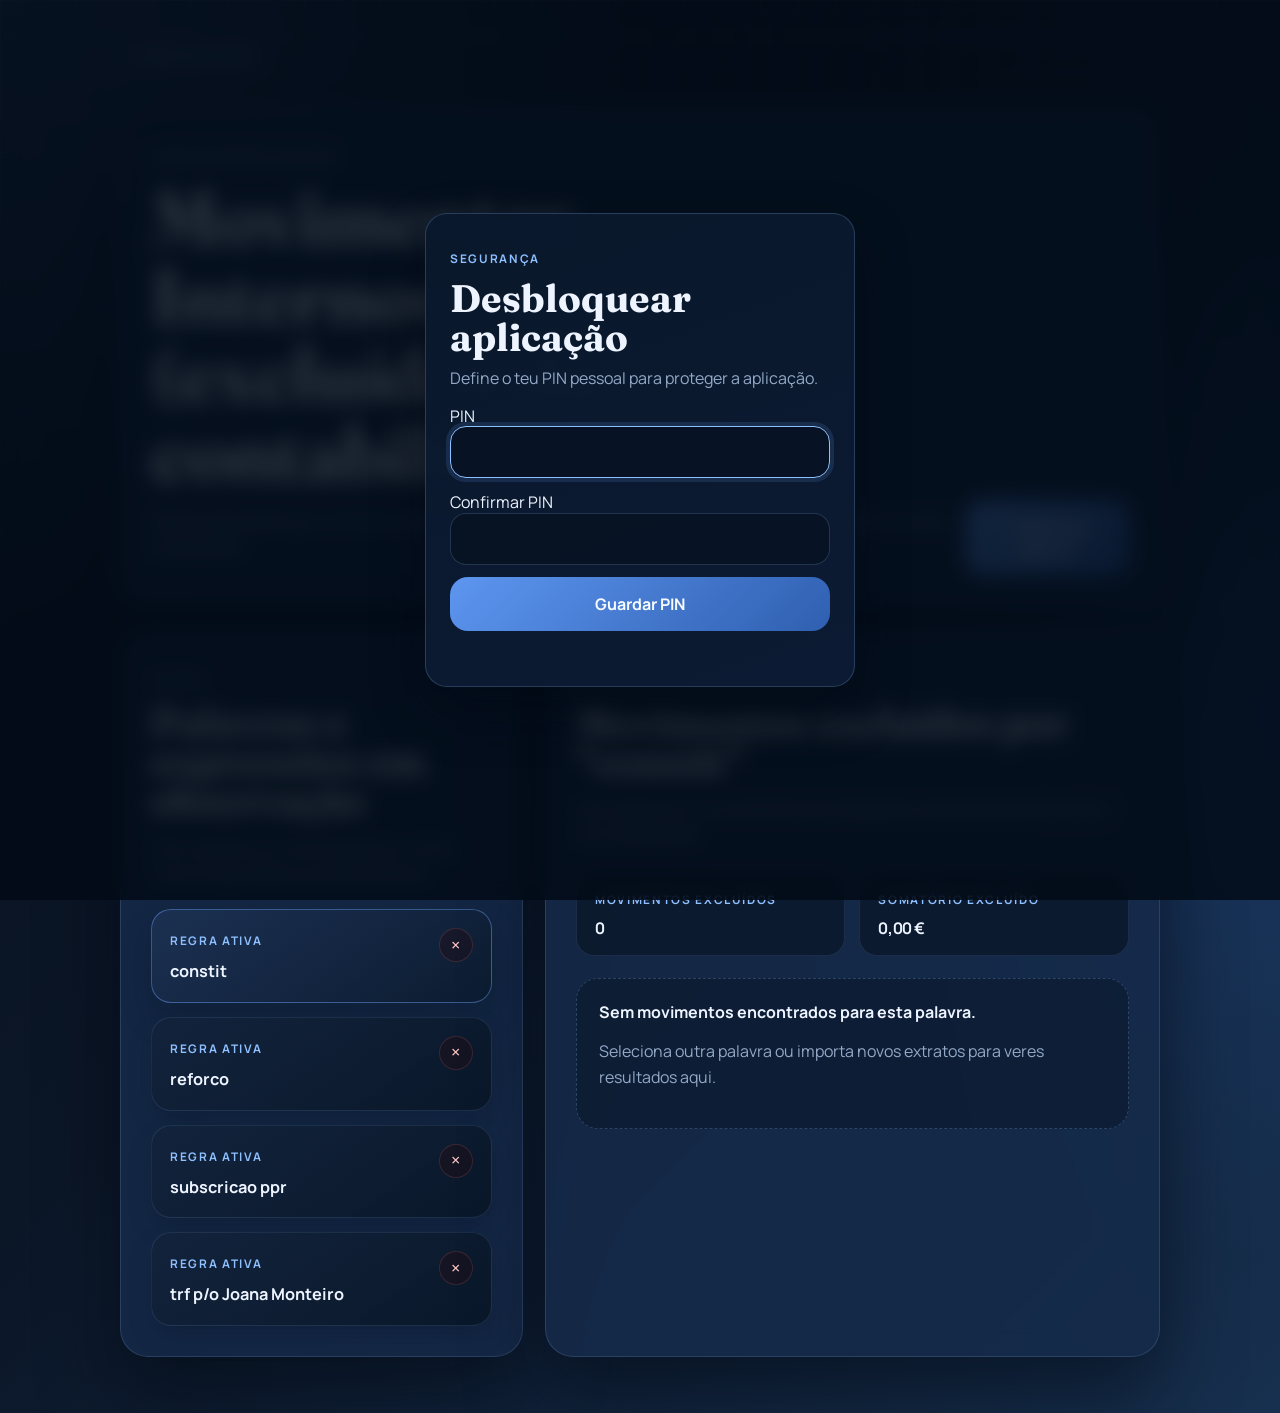
<file: internal-movements.html>
<!DOCTYPE html>
<html lang="pt-PT">
  <head>
    <meta charset="UTF-8" />
    <meta name="viewport" content="width=device-width, initial-scale=1.0" />
    <title>Movimentos Internos | Gestão Financeira NL</title>
    <link rel="preconnect" href="https://fonts.googleapis.com" />
    <link rel="preconnect" href="https://fonts.gstatic.com" crossorigin />
    <link
      href="https://fonts.googleapis.com/css2?family=Fraunces:opsz,wght@9..144,600;9..144,700&family=IBM+Plex+Mono:wght@500;600&family=Manrope:wght@400;500;600;700&display=swap"
      rel="stylesheet"
    />
    <link rel="stylesheet" href="styles.css" />
  </head>
  <body>
    <div class="page-shell internal-movements-shell">
      <a class="back-link" href="./index.html">← Voltar às contas</a>

      <header class="panel internal-header">
        <div class="panel-heading">
          <p class="section-kicker">Configuração auxiliar</p>
          <h1>Movimentos Internos (excluídos da contabilidade)</h1>
          <p>
            Define expressões que, no futuro, poderão ser excluídas da leitura
            contabilística principal sem mexer no resto da aplicação.
          </p>
        </div>

        <div class="internal-actions">
          <button id="add-internal-keyword" type="button" class="primary-button">
            + Adicionar palavra
          </button>
        </div>
      </header>

      <section id="internal-keyword-form-panel" class="panel internal-keyword-form-panel hidden">
        <div class="panel-heading">
          <p class="section-kicker">Nova palavra-chave</p>
          <h2>Adicionar regra manual</h2>
          <p>Guarda uma expressão para futura exclusão da contabilidade principal.</p>
        </div>

        <form id="internal-keyword-form" class="internal-keyword-form">
          <label>
            Palavra-chave
            <input
              id="internal-keyword-input"
              type="text"
              name="keyword"
              placeholder="Ex.: constit"
              autocomplete="off"
              required
            />
          </label>

          <div class="internal-keyword-form-actions">
            <button type="submit" class="primary-button">Analisar palavra</button>
            <button id="cancel-internal-keyword" type="button" class="secondary-button">Cancelar</button>
          </div>
        </form>

        <section id="internal-analysis-panel" class="internal-analysis-panel hidden" aria-live="polite">
          <div class="internal-analysis-head">
            <div>
              <span class="card-label">Análise imediata</span>
              <h3 id="internal-analysis-title">Nova regra</h3>
              <p id="internal-analysis-subtitle" class="internal-analysis-subtitle"></p>
            </div>
          </div>

          <div class="internal-analysis-metrics">
            <article class="internal-analysis-metric">
              <span class="card-label">Movimentos encontrados</span>
              <strong id="internal-analysis-count" class="money-figure">0</strong>
            </article>
            <article class="internal-analysis-metric">
              <span class="card-label">Valor total</span>
              <strong id="internal-analysis-total" class="money-figure">€ 0,00</strong>
            </article>
          </div>

          <p id="internal-analysis-redundancy" class="internal-analysis-redundancy hidden"></p>

          <div class="internal-analysis-examples-wrap">
            <div class="panel-heading internal-analysis-examples-head">
              <p class="section-kicker">Exemplos reais afetados</p>
              <p>Pré-visualização dos movimentos que esta regra iria marcar como internos.</p>
            </div>
            <div id="internal-analysis-examples" class="internal-analysis-examples"></div>
            <button id="internal-analysis-toggle" type="button" class="secondary-button hidden">Ver tudo</button>
          </div>

          <div class="internal-analysis-actions">
            <button id="apply-internal-keyword" type="button" class="primary-button">Aplicar regra</button>
            <button id="dismiss-internal-analysis" type="button" class="secondary-button">Fechar análise</button>
          </div>
        </section>
      </section>

      <main class="internal-movements-grid">
        <section class="panel internal-panel">
          <div class="panel-heading">
            <p class="section-kicker">Ativos</p>
            <h2>Palavras e expressões em observação</h2>
            <p>Ativa, desativa ou remove palavras-chave. Tudo fica guardado automaticamente.</p>
          </div>

          <div id="internal-active-list" class="internal-chip-list" aria-live="polite"></div>
        </section>

        <section class="panel internal-panel">
          <div class="panel-heading">
            <p class="section-kicker">Últimos movimentos afetados</p>
            <h2 id="internal-affected-title">Movimentos internos já marcados</h2>
            <p id="internal-affected-subtitle">Aqui aparecem os últimos movimentos que já ficaram excluídos da contabilidade geral.</p>
          </div>

          <div class="internal-affected-summary">
            <article class="internal-analysis-metric">
              <span class="card-label">Movimentos excluídos</span>
              <strong id="internal-affected-count" class="money-figure">0</strong>
            </article>
            <article class="internal-analysis-metric">
              <span class="card-label">Somatório excluído</span>
              <strong id="internal-affected-total" class="money-figure">€ 0,00</strong>
            </article>
          </div>

          <div id="internal-affected-list" class="internal-affected-list" aria-live="polite"></div>
        </section>
      </main>

      <p id="internal-movements-feedback" class="statement-feedback internal-feedback hidden" aria-live="polite"></p>
    </div>

    <script src="app-version.js?v=1.4"></script>
    <script src="pin-lock.js"></script>
    <script src="internal-movements.js"></script>
  </body>
</html>
</file>
<file: styles.css>
:root {
  --bg: #0b1627;
  --bg-accent: #17304f;
  --account-theme-rgb: 110, 168, 255;
  --panel: rgba(22, 43, 74, 0.86);
  --panel-strong: rgba(24, 47, 80, 0.97);
  --text: #edf4ff;
  --muted: #93a9c7;
  --line: rgba(167, 194, 232, 0.16);
  --primary: #6ea8ff;
  --secondary: #8ebfff;
  --shadow: 0 36px 76px rgba(1, 7, 17, 0.54);
  --numeric-font: "Manrope", "Avenir Next", "Segoe UI", sans-serif;
}

* {
  box-sizing: border-box;
}

body {
  margin: 0;
  min-height: 100vh;
  font-family: "Manrope", "Avenir Next", "Segoe UI", sans-serif;
  color: var(--text);
  background:
    radial-gradient(circle at top left, rgba(103, 161, 255, 0.26), transparent 34%),
    radial-gradient(circle at right, rgba(44, 96, 177, 0.3), transparent 38%),
    linear-gradient(135deg, #08111f 0%, var(--bg) 46%, var(--bg-accent) 100%);
}

body.account-theme-active {
  background:
    radial-gradient(circle at top left, rgba(var(--account-theme-rgb), 0.44), transparent 34%),
    radial-gradient(circle at right, rgba(var(--account-theme-rgb), 0.32), transparent 38%),
    radial-gradient(circle at bottom right, rgba(var(--account-theme-rgb), 0.22), transparent 30%),
    linear-gradient(135deg, #08111f 0%, var(--bg) 46%, var(--bg-accent) 100%);
}

body::before {
  content: "";
  position: fixed;
  inset: 0;
  pointer-events: none;
  background-image:
    linear-gradient(rgba(255, 255, 255, 0.12) 1px, transparent 1px),
    linear-gradient(90deg, rgba(255, 255, 255, 0.12) 1px, transparent 1px);
  background-size: 38px 38px;
  mask-image: linear-gradient(to bottom, rgba(0, 0, 0, 0.85), transparent 92%);
}

body.is-locked {
  overflow: hidden;
}

.history-controls__icon {
  width: 25px;
  height: 25px;
  fill: none;
  stroke: currentColor;
  stroke-width: 1.8;
  stroke-linecap: round;
  stroke-linejoin: round;
}

.turma-scroll-top-button {
  position: fixed;
  left: 24px;
  bottom: 24px;
  z-index: 28;
  width: 58px;
  height: 58px;
  display: grid;
  place-items: center;
  border: 1px solid rgba(167, 197, 255, 0.12);
  border-radius: 999px;
  background:
    radial-gradient(circle at 30% 30%, rgba(96, 165, 250, 0.16), transparent 58%),
    rgba(7, 18, 35, 0.94);
  color: #dbeafe;
  box-shadow:
    inset 0 1px 0 rgba(255, 255, 255, 0.04),
    0 16px 34px rgba(0, 0, 0, 0.24);
  cursor: pointer;
  opacity: 0;
  pointer-events: none;
  transform: translateY(10px) scale(0.92);
  transition:
    opacity 180ms ease,
    transform 180ms ease,
    background-color 140ms ease,
    border-color 140ms ease,
    color 140ms ease,
    box-shadow 140ms ease;
}

.turma-scroll-top-button.is-visible {
  opacity: 1;
  pointer-events: auto;
  transform: translateY(0) scale(1);
}

.turma-scroll-top-button:hover {
  transform: translateY(-1px) scale(1.03);
  border-color: rgba(147, 197, 253, 0.22);
  background:
    radial-gradient(circle at 30% 30%, rgba(120, 174, 255, 0.12), transparent 58%),
    rgba(10, 25, 48, 0.92);
  color: #eef6ff;
}

.app-lock-screen {
  position: fixed;
  inset: 0;
  z-index: 9999;
  display: flex;
  align-items: center;
  justify-content: center;
  padding: 20px;
}

.app-lock-backdrop {
  position: absolute;
  inset: 0;
  background: rgba(2, 10, 21, 0.82);
  backdrop-filter: blur(10px);
}

.app-lock-card {
  position: relative;
  z-index: 1;
  width: min(430px, calc(100vw - 24px));
  padding: 24px;
  border-radius: 22px;
  border: 1px solid rgba(142, 191, 255, 0.22);
  background: linear-gradient(160deg, rgba(10, 24, 44, 0.98), rgba(12, 28, 52, 0.96));
  box-shadow: 0 24px 52px rgba(1, 7, 17, 0.46);
}

.app-lock-card h2 {
  margin-top: 8px;
}

.app-lock-description {
  margin: 10px 0 16px;
  color: var(--muted);
}

.app-lock-form {
  display: grid;
  gap: 12px;
}

.app-lock-feedback {
  min-height: 1.3em;
  margin: 10px 0 0;
  color: #ffd6dc;
}

.history-toolbar {
  position: fixed;
  top: 18px;
  left: 18px;
  z-index: 130;
  display: flex;
  gap: 10px;
}

.data-transfer-dock {
  position: fixed;
  top: 18px;
  right: 18px;
  z-index: 130;
  display: flex;
  flex-direction: column;
  align-items: flex-end;
  gap: 8px;
}

.data-transfer-toggle {
  display: flex;
  justify-content: center;
  align-items: center;
  gap: 10px;
}

.history-button {
  --export-reminder-progress: 0;
  --export-ring-length: 175.93;
  width: 44px;
  height: 44px;
  position: relative;
  display: inline-flex;
  align-items: center;
  justify-content: center;
  overflow: visible;
  border: 1px solid rgba(142, 191, 255, 0.18);
  border-radius: 999px;
  background: rgba(8, 20, 36, 0.92);
  color: #dceaff;
  box-shadow: 0 18px 34px rgba(1, 7, 17, 0.28);
  backdrop-filter: blur(12px);
  cursor: pointer;
  transition: transform 180ms ease, background 180ms ease, border-color 180ms ease, opacity 180ms ease;
}

.history-button--export::after {
  content: "";
  position: absolute;
  inset: -8px;
  border-radius: inherit;
  background: radial-gradient(circle, rgba(74, 222, 128, 0.28), transparent 68%);
  filter: blur(8px);
  transform: scale(0.82);
  opacity: 0;
  pointer-events: none;
  transition: opacity 180ms ease, transform 180ms ease;
}

.export-progress-ring {
  position: absolute;
  inset: -7px;
  width: calc(100% + 14px);
  height: calc(100% + 14px);
  pointer-events: none;
  transform: rotate(-90deg);
  overflow: visible;
}

.export-progress-ring__track,
.export-progress-ring__value {
  fill: none;
  stroke-width: 3.5;
}

.export-progress-ring__track {
  stroke: rgba(74, 222, 128, 0.12);
  opacity: 0;
  transition: opacity 180ms ease;
}

.export-progress-ring__value {
  stroke: #4ade80;
  stroke-linecap: round;
  stroke-dasharray: var(--export-ring-length);
  stroke-dashoffset: calc(var(--export-ring-length) * (1 - var(--export-reminder-progress)));
  opacity: 0;
  filter: drop-shadow(0 0 4px rgba(74, 222, 128, 0.4));
  transition: opacity 180ms ease;
}

.export-reminder-badge {
  position: absolute;
  right: -8px;
  bottom: -8px;
  z-index: 2;
  min-width: 26px;
  height: 26px;
  padding: 0 6px;
  display: grid;
  place-items: center;
  border-radius: 999px;
  background: rgba(22, 163, 74, 0.92);
  color: #f0fdf4;
  font-size: 0.68rem;
  font-weight: 800;
  line-height: 1;
  letter-spacing: 0.01em;
  box-shadow: 0 10px 22px rgba(0, 0, 0, 0.22), 0 0 0 1px rgba(187, 247, 208, 0.2);
  opacity: 0;
  transform: scale(0.75);
  pointer-events: none;
  transition: opacity 180ms ease, transform 180ms ease;
}

.history-button--export.is-export-reminder-active {
  border-color: rgba(74, 222, 128, 0.38);
  color: #dcfce7;
  box-shadow:
    inset 0 1px 0 rgba(255, 255, 255, 0.05),
    0 18px 34px rgba(1, 7, 17, 0.28),
    0 0 0 1px rgba(74, 222, 128, 0.18);
}

.history-button--export.is-export-reminder-active::after,
.history-button--export.is-export-reminder-ready::after {
  opacity: 1;
}

.history-button--export.is-export-reminder-active .export-progress-ring__track,
.history-button--export.is-export-reminder-active .export-progress-ring__value,
.history-button--export.is-export-reminder-active .export-reminder-badge,
.history-button--export.is-export-reminder-ready .export-progress-ring__track,
.history-button--export.is-export-reminder-ready .export-progress-ring__value,
.history-button--export.is-export-reminder-ready .export-reminder-badge {
  opacity: 1;
}

.history-button--export.is-export-reminder-active::after {
  transform: scale(1);
}

.history-button--export.is-export-reminder-active .export-reminder-badge,
.history-button--export.is-export-reminder-ready .export-reminder-badge {
  transform: scale(1);
}

.history-button--export.is-export-reminder-ready {
  border-color: rgba(134, 239, 172, 0.8);
  color: #f0fdf4;
  box-shadow:
    inset 0 1px 0 rgba(255, 255, 255, 0.06),
    0 18px 34px rgba(1, 7, 17, 0.28),
    0 0 0 1px rgba(134, 239, 172, 0.28);
}

.history-button--export.is-export-reminder-ready::after {
  transform: scale(1.08);
  animation: exportReminderPulse 900ms ease-in-out infinite;
}

.history-button--export.is-export-reminder-ready .export-progress-ring__value {
  filter: drop-shadow(0 0 8px rgba(134, 239, 172, 0.9));
}

.history-button:hover:not(:disabled) {
  transform: translateY(-1px);
  background: rgba(16, 35, 61, 0.96);
  border-color: rgba(110, 168, 255, 0.34);
}

.history-button:disabled {
  opacity: 0.4;
  cursor: default;
}

.history-button > svg:not(.export-progress-ring) {
  width: 18px;
  height: 18px;
  stroke: currentColor;
  stroke-width: 1.9;
  stroke-linecap: round;
  stroke-linejoin: round;
  fill: none;
}

@keyframes exportReminderPulse {
  0%,
  100% {
    opacity: 1;
    transform: scale(1.08);
  }

  50% {
    opacity: 0.72;
    transform: scale(1.18);
  }
}

.page-shell {
  width: min(1040px, calc(100% - 32px));
  margin: 0 auto;
  padding: 44px 0 56px;
}

.topbar {
  margin-bottom: 26px;
}

.card-label,
.section-kicker {
  text-transform: uppercase;
  letter-spacing: 0.14em;
  font-size: 0.74rem;
  color: var(--secondary);
  font-weight: 700;
}

h1,
h2,
h3 {
  font-family: "Fraunces", "Iowan Old Style", serif;
  line-height: 1.02;
  margin: 0;
}

h1 {
  font-size: clamp(2.8rem, 6vw, 4.8rem);
  max-width: 12ch;
}

.app-title-version {
  display: inline-block;
  margin-left: 10px;
  transform: translateY(-0.05em);
  font-family: "Manrope", sans-serif;
  font-size: clamp(0.72rem, 1.2vw, 0.92rem);
  font-weight: 800;
  letter-spacing: 0.08em;
  color: rgba(157, 196, 255, 0.76);
  white-space: nowrap;
  text-transform: uppercase;
}

h2 {
  font-size: clamp(1.7rem, 3vw, 2.4rem);
  margin: 8px 0 10px;
}

h3 {
  font-size: 1.2rem;
}

.hero-text,
.panel-heading p,
.empty-state p,
.account-card p,
.add-account-copy p {
  color: var(--muted);
  line-height: 1.6;
}

.add-account-panel,
.panel,
.modal-card,
.count-badge {
  backdrop-filter: blur(12px);
  border: 1px solid var(--line);
  box-shadow: var(--shadow);
}

.add-account-panel {
  display: grid;
  grid-template-columns: minmax(0, 1.4fr) auto;
  gap: 24px;
  margin-bottom: 18px;
  padding: 22px 24px;
  border-radius: 24px;
  background: linear-gradient(150deg, rgba(11, 28, 50, 0.9), rgba(10, 24, 44, 0.76));
}

.add-account-copy p {
  max-width: 56ch;
}

.toolbar-actions {
  display: flex;
  flex-wrap: wrap;
  justify-content: flex-end;
  gap: 10px;
  align-items: center;
}

.data-transfer-feedback {
  position: fixed;
  right: 22px;
  top: 88px;
  z-index: 180;
  max-width: min(420px, calc(100vw - 32px));
  margin: 0;
  padding: 12px 14px;
  border-radius: 16px;
  border: 1px solid rgba(142, 191, 255, 0.18);
  background: rgba(8, 20, 36, 0.96);
  box-shadow: 0 22px 44px rgba(1, 7, 17, 0.36);
  backdrop-filter: blur(12px);
  color: var(--text);
  text-align: left;
  font-size: 0.82rem;
  line-height: 1.45;
}

.icon-button {
  width: 44px;
  height: 44px;
  border: 1px solid rgba(142, 191, 255, 0.18);
  border-radius: 999px;
  background: rgba(110, 168, 255, 0.08);
  color: #dceaff;
  font: inherit;
  font-size: 1.1rem;
  font-weight: 700;
  line-height: 1;
  cursor: pointer;
  transition: transform 180ms ease, box-shadow 180ms ease, border-color 180ms ease;
}

.icon-button:hover {
  transform: translateY(-1px);
  box-shadow: 0 12px 24px rgba(1, 7, 17, 0.22);
}

.icon-button svg {
  width: 18px;
  height: 18px;
  stroke: currentColor;
  stroke-width: 1.9;
  stroke-linecap: round;
  stroke-linejoin: round;
  fill: none;
}

.count-badge {
  min-width: 130px;
  padding: 18px 20px;
  border-radius: 22px;
  background: rgba(14, 33, 59, 0.92);
  text-align: center;
}

.count-badge strong {
  display: block;
  margin-top: 8px;
  font-size: 1.6rem;
  font-family: "Fraunces", "Iowan Old Style", serif;
}

.executive-metrics-panel {
  display: grid;
  grid-template-columns: minmax(0, 1.8fr) minmax(0, 1fr) minmax(0, 1fr);
  gap: 12px;
  margin-bottom: 18px;
  align-items: stretch;
}

.executive-metric-stack {
  display: grid;
  grid-template-rows: none;
  grid-auto-rows: min-content;
  align-content: start;
  gap: 6px;
}

.executive-metric-card {
  display: grid;
  grid-template-rows: 58px auto auto;
  justify-items: center;
  align-items: start;
  text-align: center;
  gap: 6px;
  padding: 16px 18px;
  min-height: 170px;
  border-radius: 20px;
  border: 1px solid rgba(142, 191, 255, 0.14);
  background: linear-gradient(145deg, rgba(12, 29, 52, 0.9), rgba(8, 21, 39, 0.92));
  box-shadow: 0 14px 30px rgba(1, 7, 17, 0.25);
}

.executive-metric-card .card-label {
  display: flex;
  align-items: flex-start;
  justify-content: center;
  width: 100%;
  margin: 0;
}

.executive-metric-card-variation {
  background: linear-gradient(145deg, rgba(16, 36, 62, 0.95), rgba(9, 23, 43, 0.96));
}

.executive-metric-card-compact {
  min-height: 0;
  grid-template-rows: 56px 56px auto;
  justify-items: center;
  align-items: center;
  text-align: center;
  gap: 4px;
  padding: 8px 12px;
  border-radius: 12px;
}

.executive-metric-card-compact .card-label {
  width: 100%;
  justify-content: center;
  text-align: center;
  min-height: 0;
  height: 100%;
  line-height: 1.22;
  align-items: center;
}

.executive-metric-card-compact .executive-metric-value {
  width: 100%;
  min-height: 0;
  height: 100%;
  display: inline-flex;
  align-items: center;
  justify-content: center;
  font-size: clamp(1.22rem, 2.4vw, 1.95rem);
  font-weight: 700;
  text-align: center;
}

.executive-metric-card-variation.executive-metric-card-compact .executive-metric-value {
  font-size: clamp(1.08rem, 2.05vw, 1.68rem);
}

.executive-metric-card-inline {
  display: grid;
  grid-template-columns: minmax(0, 1fr) auto;
  grid-template-rows: none;
  justify-content: stretch;
  align-items: center;
  text-align: left;
  gap: 8px;
  min-height: 56px;
  padding: 4px 10px;
  border-radius: 12px;
}

.executive-metric-card-inline .card-label {
  display: inline-flex;
  width: 100%;
  height: 100%;
  margin: 0;
  text-align: left;
  align-items: center;
  justify-content: flex-start;
  align-self: stretch;
}

.executive-metric-card-inline .executive-metric-value {
  margin-top: 0;
  text-align: right;
  align-self: stretch;
  display: inline-flex;
  align-items: center;
  justify-content: flex-end;
  white-space: nowrap;
  font-size: clamp(0.98rem, 1.6vw, 1.18rem);
}

.executive-metric-value {
  display: block;
  margin-top: 0;
  font-family: var(--numeric-font);
  font-size: clamp(1.15rem, 2vw, 1.55rem);
  font-weight: 600;
  font-variant-numeric: tabular-nums;
  letter-spacing: -0.03em;
  color: #dceaff;
}

.executive-metric-hint {
  display: block;
  margin-top: 8px;
  color: var(--muted);
  font-size: 0.82rem;
}

.executive-metric-positive {
  color: #80e2a5;
}

.executive-metric-negative {
  color: #ff9f9f;
}

.main-grid {
  display: block;
}

.panel {
  position: relative;
  background: var(--panel);
  border-radius: 28px;
  padding: 30px;
}

.panel-topbar {
  display: flex;
  justify-content: space-between;
  align-items: flex-start;
  gap: 16px;
}

.panel-actions {
  position: relative;
  z-index: 4;
}

.accounts-topbar-tools {
  display: flex;
  align-items: flex-start;
  justify-content: flex-end;
  gap: 0;
}

.accounts-topbar-tools .panel-actions {
  display: flex;
  align-items: flex-start;
}

.accounts-menu-button {
  min-width: auto;
  height: auto;
  border-radius: 14px;
  font-size: 1rem;
  background: rgba(110, 168, 255, 0.12);
}

.account-heading-count {
  font-family: var(--numeric-font);
  font-weight: 700;
  margin-right: 0.28em;
}

.accounts-list {
  display: grid;
  gap: 16px;
  margin-top: 22px;
}

.archived-accounts-panel {
  margin-top: 24px;
  padding: 18px;
  border: 1px solid rgba(145, 175, 210, 0.22);
  border-radius: 22px;
  background: rgba(8, 23, 40, 0.3);
}

.archived-accounts-panel > summary {
  cursor: pointer;
  font-weight: 600;
}

.archived-accounts-panel > p {
  color: var(--muted);
  font-size: 0.9rem;
}

.activity-list {
  display: grid;
  gap: 12px;
  margin-top: 22px;
}

.activity-more-indicator {
  margin-top: 10px;
  display: block;
  width: 100%;
  padding: 0;
  border: 0;
  background: transparent;
  text-align: center;
  color: rgba(157, 196, 255, 0.56);
  font-size: 1.35rem;
  letter-spacing: 0.22em;
  user-select: none;
  cursor: pointer;
}

.activity-card {
  display: grid;
  grid-template-columns: auto 1fr;
  gap: 14px;
  align-items: start;
  padding: 16px 18px;
  border-radius: 20px;
  border: 1px solid rgba(142, 191, 255, 0.14);
  background: rgba(8, 19, 36, 0.52);
}

.activity-time {
  min-width: 124px;
  color: var(--muted);
  font-size: 0.82rem;
  line-height: 1.5;
}

.activity-copy {
  display: grid;
  gap: 4px;
}

.activity-copy strong {
  font-size: 0.98rem;
}

.activity-copy p {
  margin: 0;
  color: var(--muted);
  line-height: 1.55;
}

.undo-toast {
  position: fixed;
  right: 22px;
  bottom: 22px;
  z-index: 120;
  display: flex;
  align-items: center;
  gap: 14px;
  max-width: min(440px, calc(100vw - 28px));
  padding: 14px 16px;
  border-radius: 18px;
  border: 1px solid rgba(142, 191, 255, 0.18);
  background: rgba(8, 20, 36, 0.96);
  box-shadow: 0 22px 44px rgba(1, 7, 17, 0.4);
  backdrop-filter: blur(12px);
}

.undo-toast-message {
  color: var(--text);
  line-height: 1.5;
}

.undo-toast-button {
  border: 0;
  border-radius: 999px;
  padding: 10px 14px;
  background: rgba(110, 168, 255, 0.18);
  color: #dceaff;
  font: inherit;
  font-weight: 700;
  cursor: pointer;
  white-space: nowrap;
  transition: transform 180ms ease, background 180ms ease;
}

.undo-toast-button:hover {
  transform: translateY(-1px);
  background: rgba(110, 168, 255, 0.28);
}

.statement-toast {
  position: fixed;
  right: 22px;
  bottom: 22px;
  z-index: 121;
  max-width: min(440px, calc(100vw - 28px));
  padding: 14px 16px;
  border-radius: 18px;
  border: 1px solid rgba(142, 191, 255, 0.18);
  background: rgba(8, 20, 36, 0.96);
  color: var(--text);
  box-shadow: 0 22px 44px rgba(1, 7, 17, 0.4);
  backdrop-filter: blur(12px);
  line-height: 1.5;
}

.statement-toast.is-success {
  border-color: rgba(105, 210, 155, 0.32);
  color: #dff8ea;
}

.statement-toast.is-error {
  border-color: rgba(255, 128, 128, 0.34);
  color: #ffd4d4;
}

.empty-state {
  margin-top: 22px;
  border: 1px dashed rgba(142, 191, 255, 0.24);
  border-radius: 22px;
  padding: 22px;
  background: rgba(8, 19, 36, 0.48);
}

.account-card {
  position: relative;
  border-radius: 24px;
  padding: 22px;
  background: linear-gradient(150deg, var(--panel-strong), rgba(8, 21, 39, 0.92));
  border: 1px solid rgba(142, 191, 255, 0.12);
  box-shadow: 0 14px 32px rgba(1, 7, 17, 0.3);
  cursor: pointer;
  transition: transform 180ms ease, box-shadow 180ms ease, border-color 180ms ease, background 180ms ease;
}

.account-card-excluded {
  border-color: rgba(255, 177, 120, 0.42);
  box-shadow:
    0 14px 32px rgba(1, 7, 17, 0.3),
    0 0 0 1.5px rgba(255, 177, 120, 0.16),
    0 0 22px rgba(255, 153, 79, 0.14);
}

.account-card:hover {
  transform: translateY(-2px);
  border-color: rgba(110, 168, 255, 0.35);
  box-shadow: 0 20px 40px rgba(1, 7, 17, 0.36);
  background: linear-gradient(150deg, rgba(18, 40, 71, 0.98), rgba(10, 25, 45, 0.96));
}

.account-card-excluded:hover {
  border-color: rgba(255, 185, 129, 0.5);
  box-shadow:
    0 20px 40px rgba(1, 7, 17, 0.36),
    0 0 0 1.5px rgba(255, 190, 138, 0.18),
    0 0 28px rgba(255, 158, 82, 0.18);
}

.account-card.is-dragging {
  opacity: 0.72;
  transform: scale(0.985);
  border-color: rgba(110, 168, 255, 0.45);
  box-shadow: 0 24px 44px rgba(1, 7, 17, 0.4);
}

.account-card:hover .balance,
.account-card:hover .account-name-link,
.account-card:hover .card-label {
  color: #b9d6ff;
}

.account-card-overlay {
  position: absolute;
  inset: 0;
  border-radius: inherit;
  z-index: 1;
}

.account-card-header,
.account-card-footer,
.account-card-title,
.account-card-topbar {
  display: flex;
  align-items: center;
}

.account-card-header,
.account-card-footer {
  justify-content: space-between;
  gap: 16px;
}

.account-card-title {
  gap: 16px;
}

.account-card-topbar {
  justify-content: flex-end;
  margin-bottom: 14px;
  position: relative;
  z-index: 3;
}

.account-card-topbar,
.account-menu,
.menu-button,
.menu-item {
  cursor: default;
}

.menu-button,
.menu-item {
  pointer-events: auto;
}

.account-card-header strong {
  display: block;
  font-size: 1.25rem;
  margin-top: 6px;
}

.account-symbol {
  width: 56px;
  height: 56px;
  border-radius: 18px;
  object-fit: cover;
  background: rgba(110, 168, 255, 0.1);
  border: 1px solid rgba(142, 191, 255, 0.16);
}

.account-symbol-placeholder {
  display: inline-flex;
  align-items: center;
  justify-content: center;
  width: 56px;
  height: 56px;
  border-radius: 18px;
  background: rgba(110, 168, 255, 0.12);
  color: #d6e7ff;
  font-weight: 800;
  font-size: 1.1rem;
}

.account-card .account-card-link {
  display: inline-flex;
  align-items: center;
  justify-content: center;
  width: 102px;
  min-width: 102px;
  height: 102px;
  overflow: visible;
}

.account-card .account-symbol,
.account-card .account-symbol-placeholder {
  width: 88px;
  height: 88px;
  border-radius: 26px;
  transform: scale(1.28);
  transform-origin: center;
}

.account-card .account-symbol-placeholder {
  font-size: 1.56rem;
}

.account-card-link,
.account-name-link,
.back-link {
  color: inherit;
  text-decoration: none;
}

.account-card-header,
.account-card-footer,
.account-card-link,
.account-name-link {
  position: relative;
  z-index: 2;
  pointer-events: none;
}

.account-name-link,
.account-card-link {
  cursor: pointer;
}

.account-menu,
.secondary-button,
.menu-button,
.menu-item {
  position: relative;
  z-index: 3;
  pointer-events: auto;
}

.account-card-topbar {
  pointer-events: none;
}

.account-name-link:hover,
.back-link:hover {
  text-decoration: underline;
}

.balance {
  font-family: var(--numeric-font);
  font-size: 1.7rem;
  font-weight: 600;
  font-variant-numeric: tabular-nums;
  letter-spacing: -0.03em;
  color: var(--primary);
  white-space: nowrap;
  text-align: right;
}

.account-chip {
  display: inline-flex;
  align-items: center;
  border-radius: 999px;
  padding: 8px 12px;
  background: rgba(110, 168, 255, 0.12);
  color: #d6e7ff;
  font-size: 0.83rem;
  font-weight: 700;
}

.account-card-footer {
  margin-top: 18px;
  padding-top: 18px;
  border-top: 1px solid rgba(142, 191, 255, 0.1);
  color: var(--muted);
  font-size: 0.92rem;
}

.account-card-actions {
  display: flex;
  gap: 10px;
  justify-content: flex-end;
  text-align: right;
}

.secondary-button,
.menu-button,
.menu-item {
  border: 1px solid rgba(142, 191, 255, 0.18);
  border-radius: 14px;
  padding: 11px 14px;
  font: inherit;
  font-weight: 700;
  cursor: pointer;
  transition: transform 180ms ease, box-shadow 180ms ease, border-color 180ms ease;
}

.secondary-button {
  background: rgba(110, 168, 255, 0.12);
  color: #dceaff;
}

.menu-button {
  width: 40px;
  height: 40px;
  padding: 0;
  border-radius: 999px;
  background: rgba(110, 168, 255, 0.08);
  color: #dceaff;
  font-size: 1.2rem;
  line-height: 1;
}

.secondary-button:hover,
.menu-button:hover,
.menu-item:hover {
  transform: translateY(-1px);
  box-shadow: 0 12px 24px rgba(1, 7, 17, 0.22);
}

.account-menu {
  position: absolute;
  top: 56px;
  right: 22px;
  min-width: 170px;
  padding: 8px;
  border-radius: 18px;
  background: rgba(8, 20, 36, 0.98);
  border: 1px solid rgba(142, 191, 255, 0.16);
  box-shadow: 0 18px 36px rgba(1, 7, 17, 0.34);
}

#accounts-panel-menu {
  min-width: 206px;
}

.account-selection-list {
  display: grid;
  gap: 12px;
  margin-top: 18px;
}

.account-selection-item {
  display: grid;
  grid-template-columns: auto minmax(0, 1fr);
  gap: 14px;
  align-items: start;
  padding: 16px 18px;
  border-radius: 18px;
  border: 1px solid rgba(142, 191, 255, 0.14);
  background: rgba(10, 24, 43, 0.76);
  cursor: pointer;
}

.account-selection-item input {
  margin-top: 2px;
  width: 18px;
  height: 18px;
  accent-color: #6ea8ff;
}

.account-selection-copy {
  display: grid;
  gap: 4px;
}

.account-selection-copy strong {
  color: #edf4ff;
}

.account-selection-copy span {
  color: var(--muted);
  font-size: 0.92rem;
}

.menu-item {
  width: 100%;
  display: inline-flex;
  align-items: center;
  gap: 9px;
  text-align: left;
  background: rgba(186, 75, 96, 0.14);
  color: #ffd9df;
  border-color: rgba(255, 140, 159, 0.16);
  white-space: nowrap;
}

.menu-item-icon {
  display: inline-flex;
  align-items: center;
  justify-content: center;
  width: 1.35em;
  min-width: 1.35em;
  height: 1.35em;
  font-size: 1.02em;
  line-height: 1;
  opacity: 0.92;
}

.menu-item-neutral {
  margin-bottom: 6px;
  background: rgba(110, 168, 255, 0.12);
  color: #dceaff;
  border-color: rgba(142, 191, 255, 0.16);
}

.account-menu .menu-item,
.statement-menu .menu-item,
.financial-product-menu .menu-item {
  border: none;
  border-radius: 10px;
  padding: 8px 6px;
  background: transparent;
  box-shadow: none;
  transform: none;
}

.account-menu .menu-item-neutral,
.statement-menu .menu-item-neutral,
.financial-product-menu .menu-item-neutral {
  margin-bottom: 0;
  color: #dceaff;
}

.account-menu .menu-item:not(.menu-item-neutral),
.statement-menu .menu-item:not(.menu-item-neutral),
.financial-product-menu .menu-item:not(.menu-item-neutral) {
  color: #ffd3db;
}

.account-menu .menu-item:hover,
.statement-menu .menu-item:hover,
.financial-product-menu .menu-item:hover {
  transform: none;
  box-shadow: none;
  background: rgba(110, 168, 255, 0.08);
}

.stored-data-summary {
  width: 100%;
  margin-bottom: 8px;
  border: 1px solid rgba(142, 191, 255, 0.16);
  border-radius: 12px;
  background: rgba(8, 20, 36, 0.74);
  overflow: hidden;
}

.stored-data-summary summary {
  display: grid;
  grid-template-columns: 24px minmax(0, 1fr) auto;
  align-items: center;
  gap: 9px;
  padding: 10px 8px;
  color: #dceaff;
  cursor: pointer;
  list-style: none;
}

.stored-data-summary summary::-webkit-details-marker {
  display: none;
}

.stored-data-summary .menu-item-icon svg {
  width: 18px;
  height: 18px;
  fill: none;
  stroke: currentColor;
  stroke-width: 1.8;
  stroke-linecap: round;
  stroke-linejoin: round;
}

.stored-data-summary-title {
  min-width: 0;
  font-size: 0.92rem;
  font-weight: 800;
  white-space: nowrap;
  overflow: hidden;
  text-overflow: ellipsis;
}

.stored-data-summary-total {
  color: rgba(186, 204, 229, 0.76);
  font-size: 0.76rem;
  font-weight: 800;
  white-space: nowrap;
}

.stored-data-summary-body {
  display: grid;
  gap: 10px;
  padding: 0 10px 10px;
}

.stored-data-updated {
  margin: 0;
  color: rgba(186, 204, 229, 0.72);
  font-size: 0.76rem;
  line-height: 1.35;
}

.stored-data-grid {
  display: grid;
  grid-template-columns: repeat(2, minmax(0, 1fr));
  gap: 8px;
}

.stored-data-stat {
  padding: 9px;
  border-radius: 10px;
  background: rgba(110, 168, 255, 0.08);
  border: 1px solid rgba(142, 191, 255, 0.12);
}

.stored-data-stat span {
  display: block;
  color: rgba(157, 196, 255, 0.86);
  font-size: 0.68rem;
  font-weight: 900;
  letter-spacing: 0.08em;
  line-height: 1.2;
  text-transform: uppercase;
}

.stored-data-stat strong {
  display: block;
  margin-top: 4px;
  color: var(--text);
  font-size: 1rem;
  line-height: 1;
}

.app-version-card {
  display: grid;
  gap: 4px;
  width: 100%;
  margin-top: 8px;
  padding: 10px 12px;
  border: 1px solid rgba(142, 191, 255, 0.12);
  border-radius: 12px;
  background: rgba(8, 20, 36, 0.54);
  color: rgba(220, 234, 255, 0.86);
}

.app-version-kicker {
  color: rgba(157, 196, 255, 0.72);
  font-size: 0.66rem;
  font-weight: 900;
  letter-spacing: 0.12em;
  line-height: 1;
  text-transform: uppercase;
}

.app-version-card strong {
  font-size: 0.88rem;
  line-height: 1.15;
}

.recycle-dock {
  position: fixed;
  right: 20px;
  bottom: 20px;
  z-index: 15;
  display: flex;
  flex-direction: column;
  align-items: flex-end;
  gap: 12px;
}

.recycle-toggle {
  display: inline-flex;
  align-items: center;
  gap: 10px;
  padding: 12px 14px;
  border: 1px solid rgba(142, 191, 255, 0.16);
  border-radius: 999px;
  background: rgba(8, 20, 36, 0.92);
  color: var(--text);
  box-shadow: var(--shadow);
  cursor: pointer;
}

.recycle-toggle strong {
  display: inline-flex;
  align-items: center;
  justify-content: center;
  min-width: 24px;
  height: 24px;
  padding: 0 6px;
  border-radius: 999px;
  background: rgba(110, 168, 255, 0.14);
  color: #dceaff;
  font-size: 0.82rem;
}

.recycle-panel {
  width: min(360px, calc(100vw - 32px));
  padding: 18px;
  border-radius: 24px;
  background: rgba(8, 20, 36, 0.96);
  border: 1px solid rgba(142, 191, 255, 0.14);
  box-shadow: var(--shadow);
}

.recycle-list {
  display: grid;
  gap: 12px;
  margin-top: 16px;
  max-height: 320px;
  overflow: auto;
}

.recycle-list .account-card {
  padding: 16px;
}

.recycle-list .balance {
  font-size: 1.35rem;
}

.recycle-delete-button {
  margin-bottom: 0;
}

.recycle-empty-state {
  margin-top: 16px;
}

.account-form {
  display: grid;
  gap: 16px;
  margin-top: 24px;
}

.total-balance-card {
  margin-top: 20px;
  padding: 22px;
  border-radius: 22px;
  border: 1px solid rgba(142, 191, 255, 0.14);
  background: linear-gradient(150deg, rgba(15, 34, 61, 0.92), rgba(8, 20, 36, 0.98));
  box-shadow: 0 14px 32px rgba(1, 7, 17, 0.22);
  text-align: right;
}

.total-balance-card h3 {
  margin: 8px 0 12px;
}

.total-balance-card strong {
  display: block;
  font-family: var(--numeric-font);
  font-size: clamp(1.9rem, 4vw, 2.6rem);
  font-weight: 600;
  font-variant-numeric: tabular-nums;
  letter-spacing: -0.04em;
  color: var(--primary);
}

.analytics-panel {
  margin-top: 22px;
}

.activity-panel {
  margin-top: 26px;
}

.activity-panel .panel-actions {
  align-self: center;
}

.analytics-topbar {
  display: flex;
  justify-content: space-between;
  align-items: flex-start;
  gap: 16px;
}

.analytics-year-picker {
  display: grid;
  gap: 8px;
  min-width: 120px;
  justify-items: center;
  text-align: center;
}

.analytics-year-select {
  border: 1px solid rgba(142, 191, 255, 0.16);
  border-radius: 16px;
  padding: 10px 14px;
  background: rgba(8, 20, 36, 0.82);
  color: var(--text);
  font: inherit;
}

.analytics-grid {
  display: grid;
  grid-template-columns: repeat(2, minmax(0, 1fr));
  gap: 16px;
  margin-top: 22px;
}

.analytics-card {
  padding: 22px;
  border-radius: 22px;
  border: 1px solid rgba(142, 191, 255, 0.14);
  background: linear-gradient(150deg, rgba(15, 34, 61, 0.92), rgba(8, 20, 36, 0.98));
  box-shadow: 0 14px 32px rgba(1, 7, 17, 0.22);
}

.analytics-card-wide {
  grid-column: 1 / -1;
}

.analytics-card-head {
  display: flex;
  justify-content: space-between;
  gap: 16px;
  align-items: baseline;
  margin-bottom: 14px;
}

.analytics-card-head strong {
  color: #dceaff;
  font-size: 0.92rem;
}

.chart-surface {
  min-height: 220px;
}

.chart-svg {
  width: 100%;
  height: 220px;
  display: block;
}

.chart-grid-line {
  stroke: rgba(142, 191, 255, 0.12);
  stroke-width: 1;
}

.chart-axis-label {
  fill: rgba(217, 232, 255, 0.72);
  font-size: 11px;
}

.chart-value-label,
.chart-point-label {
  fill: rgba(217, 232, 255, 0.78);
  font-size: 10px;
}

.chart-point-label {
  fill: #dceaff;
}

.chart-line {
  fill: none;
  stroke: #76a9ff;
  stroke-width: 3;
  stroke-linecap: round;
  stroke-linejoin: round;
}

.chart-area {
  fill: rgba(118, 169, 255, 0.14);
}

.chart-point {
  fill: #cfe1ff;
  stroke: #76a9ff;
  stroke-width: 2;
}

.chart-point-active {
  fill: #ffffff;
  stroke: #5d96f0;
  stroke-width: 3;
}

.chart-axis-label-active {
  fill: #dceaff;
  font-weight: 700;
}

.chart-bar-credit {
  fill: rgba(95, 219, 143, 0.9);
}

.chart-bar-expense {
  fill: rgba(255, 135, 135, 0.9);
}

.chart-bar-investment {
  fill: rgba(118, 169, 255, 0.9);
}

.chart-bar-balance {
  fill: rgba(83, 131, 225, 0.92);
}

.chart-empty {
  display: grid;
  place-items: center;
  min-height: 220px;
  border: 1px dashed rgba(142, 191, 255, 0.18);
  border-radius: 18px;
  color: var(--muted);
  text-align: center;
  padding: 18px;
}

.detail-shell {
  padding-bottom: 80px;
}

.back-link {
  display: inline-block;
  margin-bottom: 18px;
  color: var(--muted);
}

.detail-header,
.month-banner,
.month-strip,
.summary-grid {
  display: grid;
  gap: 20px;
  margin-bottom: 24px;
}

.summary-grid {
  grid-template-columns: 0.88fr 0.88fr 1.24fr;
  align-items: stretch;
}

.account-trend-panel {
  margin-bottom: 24px;
}

.account-trend-panel .chart-surface {
  width: calc(100% + 28px);
  margin-inline: -14px;
}

.detail-header,
.month-banner,
.summary-card {
  backdrop-filter: blur(12px);
  border: 1px solid var(--line);
  box-shadow: var(--shadow);
}

.detail-header,
.month-banner {
  grid-template-columns: 1fr auto;
  align-items: center;
  padding: 24px;
  border-radius: 24px;
  background: linear-gradient(150deg, rgba(20, 42, 72, 0.94), rgba(15, 34, 59, 0.84));
}

.detail-header {
  margin-bottom: 18px;
  position: relative;
  z-index: 5;
}

.detail-account {
  display: flex;
  align-items: center;
  gap: 18px;
}

.detail-account .account-symbol,
.detail-account .account-symbol-placeholder {
  width: clamp(88px, 7vw, 112px);
  height: clamp(88px, 7vw, 112px);
  border-radius: 26px;
}

.detail-account .account-symbol-placeholder {
  font-size: clamp(1.4rem, 2.4vw, 1.8rem);
}

.detail-balance-block {
  text-align: right;
}

.detail-balance,
.money-figure {
  display: block;
  font-family: var(--numeric-font);
  font-variant-numeric: tabular-nums;
  letter-spacing: -0.03em;
}

.detail-balance {
  font-size: clamp(2rem, 4vw, 2.8rem);
  color: var(--primary);
}

.detail-balance-variation {
  margin-top: 8px;
  font-size: clamp(1rem, 1.7vw, 1.28rem);
  color: #ffffff;
}

.detail-balance-variation.executive-metric-positive {
  color: #80e2a5;
}

.detail-balance-variation.executive-metric-negative {
  color: #ff9f9f;
}

.detail-balance-variation-hint {
  display: block;
  margin-top: 6px;
  color: var(--muted);
  font-size: 0.92rem;
}

.month-banner {
  margin-bottom: 24px;
  position: relative;
  z-index: 20;
}

.month-banner {
  grid-template-columns: 1fr;
}

.month-year-row {
  display: flex;
  justify-content: center;
  margin-top: -6px;
  margin-bottom: 18px;
}

.month-navigation {
  position: sticky;
  top: 12px;
  z-index: 16;
  margin-bottom: 24px;
  padding-bottom: 14px;
}

.detail-content-fade {
  display: block;
}

.related-accounts-dock {
  display: none;
}

.related-accounts-card {
  padding: 16px 14px;
  border-radius: 22px;
  border: 1px solid var(--line);
  background: linear-gradient(150deg, rgba(18, 37, 63, 0.94), rgba(10, 24, 44, 0.92));
  box-shadow: var(--shadow);
  backdrop-filter: blur(12px);
}

.related-accounts-card .card-label {
  display: block;
  text-align: center;
}

.related-accounts-list {
  display: grid;
  gap: 10px;
  margin-top: 12px;
}

.related-account-link {
  display: grid;
  grid-template-columns: 42px minmax(0, 1fr);
  gap: 10px;
  align-items: center;
  padding: 10px;
  border-radius: 16px;
  border: 1px solid rgba(142, 191, 255, 0.12);
  background: rgba(8, 20, 36, 0.54);
  color: var(--text);
  text-decoration: none;
  opacity: 0.42;
  transition: transform 180ms ease, border-color 180ms ease, background 180ms ease, box-shadow 180ms ease;
}

.related-account-link:hover {
  transform: translateY(-1px);
  border-color: rgba(142, 191, 255, 0.24);
  background: rgba(13, 28, 48, 0.78);
  box-shadow: 0 12px 24px rgba(1, 7, 17, 0.18);
}

.related-account-link-excluded {
  border-color: rgba(255, 177, 120, 0.42);
  box-shadow:
    0 14px 32px rgba(1, 7, 17, 0.22),
    0 0 0 1.5px rgba(255, 177, 120, 0.16),
    0 0 22px rgba(255, 153, 79, 0.14);
}

.related-account-link-excluded:hover {
  border-color: rgba(255, 185, 129, 0.5);
  box-shadow:
    0 20px 40px rgba(1, 7, 17, 0.26),
    0 0 0 1.5px rgba(255, 190, 138, 0.18),
    0 0 28px rgba(255, 158, 82, 0.18);
}

.related-account-link.is-current-account {
  opacity: 1;
  border-color: rgba(226, 238, 255, 0.28);
  background: rgba(13, 28, 48, 0.82);
  box-shadow:
    0 16px 34px rgba(1, 7, 17, 0.22),
    0 0 0 1.5px rgba(233, 242, 255, 0.16),
    0 0 24px rgba(222, 236, 255, 0.12);
}

.related-account-link.is-current-account:hover {
  transform: none;
  border-color: rgba(226, 238, 255, 0.28);
  background: rgba(13, 28, 48, 0.82);
  box-shadow:
    0 16px 34px rgba(1, 7, 17, 0.22),
    0 0 0 1.5px rgba(233, 242, 255, 0.16),
    0 0 24px rgba(222, 236, 255, 0.12);
}

.related-account-symbol.account-symbol,
.related-account-symbol.account-symbol-placeholder {
  width: 42px;
  height: 42px;
  border-radius: 14px;
}

.related-account-symbol.account-symbol-placeholder {
  font-size: 0.92rem;
}

.related-account-name {
  display: block;
  font-size: 0.86rem;
  font-weight: 500;
  line-height: 1.16;
  letter-spacing: -0.01em;
  overflow-wrap: anywhere;
}

.related-accounts-empty {
  margin: 12px 0 0;
  color: var(--muted);
  font-size: 0.92rem;
}

.month-navigation .month-year-row {
  margin-bottom: 12px;
}

.year-picker {
  display: flex;
  flex-direction: column;
  gap: 8px;
  font-weight: 600;
  align-items: center;
  text-align: center;
}

.year-selector {
  position: relative;
  z-index: 30;
}

.year-current,
.year-chip {
  border: 1px solid rgba(142, 191, 255, 0.16);
  background: rgba(8, 20, 36, 0.82);
  color: var(--text);
}

.year-current {
  display: inline-flex;
  align-items: center;
  gap: 10px;
  min-width: 120px;
  justify-content: space-between;
  padding: 10px 14px;
  border-radius: 999px;
  cursor: pointer;
}

.year-list {
  position: absolute;
  top: calc(100% + 10px);
  right: 0;
  display: grid;
  gap: 10px;
  padding: 12px;
  min-width: 180px;
  border-radius: 20px;
  background: rgba(8, 20, 36, 0.98);
  border: 1px solid rgba(142, 191, 255, 0.14);
  box-shadow: var(--shadow);
  z-index: 60;
}

.year-chip {
  padding: 10px 14px;
  border-radius: 14px;
  text-align: left;
  cursor: pointer;
  transition: transform 180ms ease, box-shadow 180ms ease, background 180ms ease;
}

.year-chip:hover,
.year-current:hover {
  transform: translateY(-1px);
  box-shadow: 0 12px 24px rgba(1, 7, 17, 0.18);
}

.year-chip.is-active {
  background: linear-gradient(135deg, #5d96f0, #2f5fb0);
  color: #f6fbff;
  border-color: transparent;
}

.month-strip {
  display: flex;
  flex-wrap: nowrap;
  gap: 10px;
  margin-bottom: 0;
  width: 100%;
  overflow-x: auto;
  overflow-y: visible;
  padding-top: 4px;
  padding-bottom: 6px;
  scrollbar-width: thin;
}

.month-chip {
  flex: 0 0 calc((100% - 110px) / 12);
  min-width: 68px;
  border: 1px solid rgba(142, 191, 255, 0.16);
  border-radius: 999px;
  padding: 10px 14px;
  background: rgba(8, 20, 36, 0.82);
  color: var(--text);
  cursor: pointer;
  transition: transform 180ms ease, box-shadow 180ms ease, background 180ms ease;
  text-align: center;
}

.month-chip.is-empty-month {
  color: rgba(214, 224, 239, 0.44);
  border-color: rgba(142, 191, 255, 0.08);
  background: rgba(8, 20, 36, 0.42);
}

.month-chip:hover {
  transform: translateY(-1px);
  box-shadow: 0 12px 24px rgba(1, 7, 17, 0.18);
}

.month-chip.is-empty-month:hover {
  color: rgba(228, 236, 247, 0.72);
  background: rgba(13, 28, 48, 0.56);
}

.month-chip.is-active {
  background: linear-gradient(135deg, #5d96f0, #2f5fb0);
  color: #f6fbff;
  border-color: transparent;
}

@media (min-width: 1100px) {
  .detail-shell {
    width: min(1040px, calc(100% - 360px));
    margin: 0 auto;
    padding-left: 0;
  }

  .month-navigation {
    position: fixed;
    top: 86px;
    left: 18px;
    width: 112px;
    margin-bottom: 0;
    padding-bottom: 0;
    z-index: 120;
  }

  .month-year-row,
  .month-navigation .month-year-row {
    justify-content: stretch;
    margin-top: 0;
    margin-bottom: 14px;
  }

  .year-picker {
    align-items: stretch;
    text-align: center;
  }

  .analytics-year-select {
    width: 100%;
  }

  .month-strip {
    display: grid;
    grid-template-columns: 1fr;
    gap: 8px;
    width: 100%;
    overflow: visible;
    padding-top: 0;
    padding-bottom: 0;
  }

  .month-chip {
    flex: none;
    width: 100%;
    min-width: 0;
    padding: 10px 8px;
  }

  .history-toolbar {
    width: 112px;
    justify-content: center;
  }

  .related-accounts-dock {
    position: fixed;
    top: 86px;
    right: 18px;
    z-index: 120;
    display: block;
    width: 184px;
  }

  .data-transfer-dock {
    width: 184px;
    align-items: center;
  }

  .data-transfer-toggle,
  .data-transfer-feedback {
    width: 100%;
    text-align: center;
  }
}

.statement-feedback {
  margin-top: 16px;
  color: var(--muted);
}

.statement-feedback.is-error {
  color: #ff8f9b;
  font-weight: 800;
}

.statement-text-label {
  display: flex;
  flex-direction: column;
  gap: 10px;
  margin-top: 18px;
  font-weight: 600;
}

.statement-textarea {
  min-height: 180px;
  width: 100%;
  resize: vertical;
  border: 1px solid rgba(142, 191, 255, 0.2);
  border-radius: 16px;
  background: rgba(7, 19, 35, 0.88);
  padding: 14px 16px;
  color: var(--text);
  font: inherit;
  line-height: 1.5;
}

.statement-textarea:focus {
  outline: none;
  border-color: var(--secondary);
  box-shadow: 0 0 0 4px rgba(110, 168, 255, 0.14);
}

.statement-import-button {
  margin-top: 14px;
}

.statement-text-actions {
  display: flex;
  gap: 12px;
  margin-top: 14px;
}

.statement-text-actions .statement-import-button {
  flex: 1 1 0;
  margin-top: 0;
}

.statement-help-examples {
  display: grid;
  gap: 14px;
}

.statement-help-example {
  display: grid;
  gap: 10px;
  padding: 16px;
  border-radius: 18px;
  background: rgba(8, 20, 36, 0.76);
  border: 1px solid rgba(142, 191, 255, 0.12);
}

.statement-help-example pre {
  margin: 0;
  padding: 14px 16px;
  border-radius: 14px;
  background: rgba(5, 14, 28, 0.74);
  border: 1px solid rgba(142, 191, 255, 0.12);
  color: rgba(228, 236, 247, 0.86);
  font-family: "Manrope", sans-serif;
  font-size: 0.93rem;
  line-height: 1.55;
  white-space: pre-wrap;
  word-break: break-word;
}

.summary-card {
  padding: 22px;
  border-radius: 22px;
  background: linear-gradient(150deg, rgba(19, 40, 70, 0.94), rgba(11, 25, 45, 0.98));
  text-align: center;
}

.summary-card strong {
  display: block;
  margin-top: 10px;
  font-size: clamp(1.8rem, 3vw, 2.2rem);
  text-align: center;
}

.summary-card-expenses,
.summary-card-credits {
  padding: 18px 20px;
}

.summary-card-expenses .card-label {
  color: #ff8787;
}

.summary-card-credits .card-label {
  color: #5fdb8f;
}

.summary-card-final {
  padding: 24px 24px 26px;
}

.summary-card-final strong {
  font-size: clamp(2rem, 3.4vw, 2.6rem);
}

.tracking-panel,
.financial-panel {
  margin-bottom: 24px;
}

.tracking-forecast {
  display: grid;
  gap: 16px;
  margin-bottom: 20px;
  padding: 18px;
  border: 1px solid rgba(142, 191, 255, 0.12);
  border-radius: 22px;
  background: linear-gradient(150deg, rgba(18, 37, 63, 0.92), rgba(11, 25, 45, 0.9));
}

.tracking-forecast-summary {
  display: grid;
  grid-template-columns: repeat(3, minmax(0, 1fr));
  gap: 14px;
}

.tracking-forecast-card {
  min-height: 0;
  padding: 16px;
  border-radius: 18px;
  border: 1px solid rgba(142, 191, 255, 0.12);
  background: rgba(8, 20, 36, 0.42);
  text-align: center;
}

.tracking-forecast-card strong {
  display: block;
  margin-top: 6px;
  font-size: clamp(1rem, 1.55vw, 1.32rem);
  font-weight: 600;
}

.tracking-forecast-card strong.is-estimated {
  opacity: 0.68;
}

.tracking-forecast-card-meta {
  display: block;
  margin-top: 6px;
  font-size: 0.78rem;
  color: rgba(213, 226, 255, 0.66);
}

.tracking-forecast-head {
  display: flex;
  justify-content: space-between;
  align-items: center;
  gap: 14px;
}

.tracking-forecast-list {
  display: grid;
  gap: 10px;
}

.tracking-forecast-item {
  position: relative;
  display: flex;
  justify-content: space-between;
  align-items: center;
  gap: 16px;
  padding: 16px 18px;
  border-radius: 18px;
  border: 1px solid rgba(142, 191, 255, 0.12);
  background: rgba(8, 20, 36, 0.52);
}

.tracking-forecast-copy {
  display: grid;
  gap: 4px;
}

.tracking-forecast-copy p {
  margin: 0;
  color: var(--muted);
}

.tracking-predictability {
  font-weight: 600;
}

.tracking-predictability-predictable {
  color: #8ff0b6;
}

.tracking-predictability-variable,
.tracking-predictability-insufficient {
  color: rgba(255, 214, 127, 0.92);
}

.financial-products-list {
  display: grid;
  gap: 12px;
  margin-top: 20px;
}

.financial-products-group {
  display: grid;
  gap: 10px;
}

.financial-products-group-list {
  display: grid;
  gap: 0;
  border: 1px solid rgba(142, 191, 255, 0.12);
  border-radius: 18px;
  background: linear-gradient(150deg, rgba(18, 37, 63, 0.9), rgba(11, 25, 45, 0.9));
  overflow: visible;
}

.financial-products-group-heading {
  padding: 0 2px;
}

.financial-products-group-empty {
  margin: 0;
  color: var(--muted);
}

.financial-divider {
  height: 1px;
  margin: 4px 0 2px;
  background: rgba(142, 191, 255, 0.12);
}

.financial-total-row {
  display: flex;
  justify-content: space-between;
  align-items: center;
  gap: 16px;
  border: 1px solid rgba(142, 191, 255, 0.12);
  border-radius: 18px;
  background: linear-gradient(150deg, rgba(18, 37, 63, 0.9), rgba(11, 25, 45, 0.9));
}

.financial-product-row {
  display: flex;
  justify-content: space-between;
  align-items: center;
  gap: 16px;
  padding: 16px 18px;
}

.financial-product-row + .financial-product-row {
  border-top: 1px solid rgba(142, 191, 255, 0.08);
}

.financial-product-copy {
  display: grid;
  gap: 4px;
}

.financial-product-row strong {
  font-size: 0.98rem;
}

.financial-product-actions {
  display: flex;
  align-items: center;
  gap: 12px;
}

.financial-product-menu-wrap {
  position: relative;
}

.financial-product-menu {
  position: absolute;
  top: calc(100% + 8px);
  right: 0;
  min-width: 148px;
  display: grid;
  gap: 8px;
  padding: 8px;
  border-radius: 18px;
  background: rgba(8, 20, 36, 0.98);
  border: 1px solid rgba(142, 191, 255, 0.14);
  box-shadow: var(--shadow);
  z-index: 12;
}

.financial-row-menu-button {
  width: 36px;
  height: 36px;
  font-size: 0.95rem;
}

.financial-total-row {
  margin-top: 18px;
  padding: 18px 20px;
}

.financial-total-row strong {
  font-size: 1.35rem;
  color: var(--primary);
}

.movements-list {
  display: grid;
  gap: 12px;
  margin-top: 20px;
}

.movements-topbar {
  display: flex;
  justify-content: space-between;
  gap: 16px;
  align-items: flex-start;
}

.movements-actions {
  display: flex;
  align-items: center;
  gap: 10px;
  position: relative;
  z-index: 6;
}

.movements-menu-wrap {
  position: relative;
}

.mini-action-button {
  width: 42px;
  height: 42px;
  border: 1px solid rgba(142, 191, 255, 0.16);
  border-radius: 999px;
  background: rgba(8, 20, 36, 0.9);
  color: var(--text);
  font-size: 1.5rem;
  line-height: 1;
  cursor: pointer;
}

.statement-menu {
  position: absolute;
  top: calc(100% + 10px);
  right: 0;
  min-width: 220px;
  display: grid;
  gap: 8px;
  padding: 10px;
  border-radius: 18px;
  background: rgba(8, 20, 36, 0.98);
  border: 1px solid rgba(142, 191, 255, 0.14);
  box-shadow: var(--shadow);
  z-index: 20;
}

.statement-file-menu-item {
  display: block;
}

.internal-movements-shell {
  display: grid;
  gap: 22px;
}

.internal-keyword-form-panel {
  padding-top: 24px;
}

.internal-header {
  display: flex;
  justify-content: space-between;
  align-items: flex-end;
  gap: 18px;
}

.internal-actions {
  display: flex;
  align-items: center;
  gap: 12px;
  flex-wrap: wrap;
}

.internal-movements-grid {
  display: grid;
  grid-template-columns: minmax(280px, 0.95fr) minmax(0, 1.45fr);
  gap: 22px;
}

.internal-panel {
  min-height: 100%;
}

.internal-keyword-form {
  display: grid;
  gap: 16px;
  margin-top: 20px;
}

.internal-keyword-form-actions {
  display: flex;
  gap: 12px;
  flex-wrap: wrap;
}

.internal-analysis-panel {
  display: grid;
  gap: 18px;
  margin-top: 22px;
  padding: 22px;
  border-radius: 22px;
  border: 1px solid rgba(142, 191, 255, 0.12);
  background: linear-gradient(150deg, rgba(16, 32, 56, 0.78), rgba(9, 21, 38, 0.86));
}

.internal-analysis-head h3 {
  margin: 8px 0 0;
}

.internal-analysis-subtitle {
  margin: 10px 0 0;
  color: var(--muted);
  line-height: 1.55;
}

.internal-analysis-redundancy {
  margin: -2px 0 0;
  padding: 12px 14px;
  border-radius: 16px;
  border: 1px solid rgba(255, 191, 128, 0.16);
  background: rgba(71, 42, 12, 0.28);
  color: #ffd8aa;
  font-size: 0.94rem;
  line-height: 1.45;
}

.internal-analysis-metrics {
  display: grid;
  grid-template-columns: repeat(2, minmax(0, 1fr));
  gap: 14px;
}

.internal-analysis-metric {
  padding: 16px 18px;
  border-radius: 18px;
  border: 1px solid rgba(142, 191, 255, 0.12);
  background: rgba(10, 22, 40, 0.72);
}

.internal-analysis-metric .money-figure {
  display: block;
  margin-top: 8px;
}

.internal-analysis-examples-wrap {
  display: grid;
  gap: 14px;
}

.internal-analysis-examples-head {
  gap: 4px;
}

.internal-analysis-examples {
  display: grid;
  gap: 12px;
}

.internal-analysis-example-card {
  display: flex;
  justify-content: space-between;
  align-items: flex-start;
  gap: 16px;
  padding: 16px 18px;
  border-radius: 18px;
  border: 1px solid rgba(142, 191, 255, 0.1);
  background: rgba(8, 20, 36, 0.62);
}

.internal-analysis-example-copy {
  display: grid;
  gap: 6px;
}

.internal-analysis-example-copy p {
  margin: 0;
  color: var(--muted);
  line-height: 1.5;
}

.internal-analysis-actions {
  display: flex;
  gap: 12px;
  flex-wrap: wrap;
}

.internal-chip-list {
  display: grid;
  grid-template-columns: repeat(auto-fit, minmax(180px, 1fr));
  gap: 14px;
  margin-top: 22px;
}

.internal-chip-card {
  padding: 18px;
  border-radius: 20px;
  border: 1px solid rgba(142, 191, 255, 0.12);
  background: linear-gradient(145deg, rgba(19, 35, 60, 0.96), rgba(10, 24, 42, 0.98));
  box-shadow: 0 12px 24px rgba(1, 7, 17, 0.18);
  cursor: pointer;
  transition: transform 180ms ease, border-color 180ms ease, box-shadow 180ms ease, background 180ms ease;
}

.internal-chip-card:hover {
  transform: translateY(-1px);
  border-color: rgba(142, 191, 255, 0.22);
}

.internal-chip-card.is-selected {
  border-color: rgba(110, 168, 255, 0.42);
  background: linear-gradient(145deg, rgba(28, 49, 82, 0.98), rgba(12, 28, 49, 0.99));
  box-shadow: 0 16px 30px rgba(8, 18, 34, 0.28);
}

.internal-chip-card.is-inactive {
  opacity: 0.7;
  border-color: rgba(142, 191, 255, 0.08);
}

.internal-chip-card-top {
  display: flex;
  justify-content: space-between;
  align-items: flex-start;
  gap: 12px;
}

.internal-chip-card strong {
  display: block;
  margin-top: 10px;
  font-size: 1.02rem;
  line-height: 1.45;
}

.internal-remove-button {
  width: 34px;
  height: 34px;
  border: 1px solid rgba(255, 128, 128, 0.16);
  border-radius: 999px;
  background: rgba(36, 12, 18, 0.38);
  color: #ffc7c7;
  font-size: 1.2rem;
  line-height: 1;
  cursor: pointer;
  transition: transform 180ms ease, background 180ms ease, border-color 180ms ease;
}

.internal-remove-button:hover {
  transform: translateY(-1px);
  background: rgba(72, 17, 29, 0.46);
  border-color: rgba(255, 128, 128, 0.24);
}

.internal-toggle {
  display: inline-flex;
  align-items: center;
  gap: 12px;
  margin-top: 16px;
  cursor: pointer;
}

.internal-toggle input {
  position: absolute;
  opacity: 0;
  pointer-events: none;
}

.internal-toggle-track {
  position: relative;
  width: 48px;
  height: 28px;
  border-radius: 999px;
  background: rgba(78, 105, 146, 0.45);
  transition: background 180ms ease;
}

.internal-toggle-track::after {
  content: "";
  position: absolute;
  top: 4px;
  left: 4px;
  width: 20px;
  height: 20px;
  border-radius: 50%;
  background: #f6fbff;
  box-shadow: 0 4px 10px rgba(3, 8, 18, 0.25);
  transition: transform 180ms ease;
}

.internal-toggle input:checked + .internal-toggle-track {
  background: linear-gradient(135deg, #6ba7ff, #4f79d4);
}

.internal-toggle input:checked + .internal-toggle-track::after {
  transform: translateX(20px);
}

.internal-toggle-label {
  color: var(--muted);
  font-size: 0.94rem;
  font-weight: 600;
}

.internal-affected-list {
  display: grid;
  gap: 14px;
  margin-top: 22px;
}

.internal-affected-summary {
  display: grid;
  grid-template-columns: repeat(2, minmax(0, 1fr));
  gap: 14px;
  margin-top: 22px;
}

.internal-affected-card {
  display: flex;
  justify-content: space-between;
  align-items: flex-start;
  gap: 18px;
  padding: 18px;
  border-radius: 22px;
  border: 1px solid rgba(142, 191, 255, 0.12);
  background: linear-gradient(150deg, rgba(16, 32, 56, 0.96), rgba(9, 21, 38, 0.98));
  box-shadow: 0 14px 28px rgba(1, 7, 17, 0.18);
}

.internal-analysis-example-card.is-redundant {
  border-color: rgba(255, 176, 92, 0.34);
  box-shadow:
    0 0 0 1px rgba(255, 176, 92, 0.18),
    0 14px 28px rgba(1, 7, 17, 0.18);
}

.internal-affected-copy {
  display: grid;
  gap: 8px;
}

.internal-affected-copy p {
  margin: 0;
  color: var(--muted);
  line-height: 1.55;
}

.internal-feedback {
  margin-top: -4px;
}

.internal-feedback-error {
  color: #ffb8b8;
}

.internal-empty-state {
  margin-top: 0;
}

.movement-card {
  display: flex;
  justify-content: space-between;
  gap: 16px;
  padding: 18px;
  border-radius: 20px;
  border: 1px solid rgba(142, 191, 255, 0.12);
  background: linear-gradient(150deg, rgba(18, 37, 63, 0.94), rgba(11, 25, 45, 0.9));
}

.movement-card strong {
  display: block;
  margin-top: 6px;
}

.movement-meta-badge {
  display: inline-flex;
  margin-top: 10px;
  padding: 6px 10px;
  border-radius: 999px;
  border: 1px solid rgba(255, 187, 120, 0.2);
  background: rgba(64, 38, 12, 0.28);
  color: #ffd7aa;
  font-size: 0.8rem;
  font-weight: 700;
  line-height: 1;
  letter-spacing: 0.02em;
}

.movement-values {
  text-align: right;
}

.movement-balance {
  display: block;
  margin-top: 6px;
  color: var(--muted);
  font-size: 0.92rem;
}

.movement-positive {
  color: #93f5bc;
}

.movement-negative {
  color: #ffb2bf;
}

.account-form label {
  display: flex;
  flex-direction: column;
  gap: 8px;
  font-size: 0.96rem;
  font-weight: 600;
}

.modal-card-wide {
  width: min(1680px, calc(100vw - 24px));
  max-width: none;
}

#movement-rules-modal .modal-card,
.modal-card-report {
  max-width: none;
}

#movement-rules-modal .modal-card {
  width: min(1500px, calc(100vw - 96px));
}

.modal-card-report {
  width: min(2200px, calc(100vw - 24px));
  margin-top: 3vh;
}

#annual-report-modal .modal-card {
  width: calc(100vw - 48px);
  max-width: calc(100vw - 48px);
  margin-top: 3vh;
}

.movement-rule-form {
  display: grid;
  grid-template-columns: minmax(0, 1fr) auto;
  gap: 18px;
  align-items: end;
}

.movement-rule-fields {
  display: grid;
  grid-template-columns: minmax(0, 1fr) minmax(0, 1fr);
  gap: 14px;
}

.movement-rule-amount-field {
  grid-column: 1;
  grid-row: 2;
}

.movement-rule-checkbox-field {
  grid-column: 1;
  grid-row: 3;
}

.movement-rule-due-day-field {
  grid-column: 2;
  grid-row: 2;
}

.movement-rule-checkbox-field {
  display: flex;
  align-items: center;
  gap: 10px;
  align-self: start;
  min-height: 50px;
  padding: 12px 14px;
  border-radius: 16px;
  border: 1px solid rgba(142, 191, 255, 0.12);
  background: rgba(8, 20, 36, 0.36);
}

.movement-rule-checkbox-field input {
  width: 18px;
  height: 18px;
  margin: 0;
}

.movement-rule-checkbox-field span {
  color: var(--text);
  font-weight: 600;
}

.movement-rule-form-actions {
  display: grid;
  grid-template-columns: repeat(2, minmax(0, 1fr));
  gap: 12px;
  align-items: end;
}

.movement-rule-form-actions .primary-button,
.movement-rule-form-actions .secondary-button {
  min-height: 50px;
  padding: 14px 18px;
  display: inline-flex;
  align-items: center;
  justify-content: center;
  text-align: center;
}

.movement-rules-layout {
  margin-top: 24px;
  display: grid;
  grid-template-columns: repeat(2, minmax(0, 1fr));
  gap: 22px;
}

.movement-rules-block {
  padding: 18px;
  border-radius: 22px;
  border: 1px solid rgba(142, 191, 255, 0.12);
  background: linear-gradient(150deg, rgba(13, 31, 56, 0.92), rgba(8, 21, 39, 0.9));
  min-height: 0;
  min-height: 440px;
}

.movement-rules-block-head {
  margin-bottom: 14px;
  display: grid;
  gap: 4px;
}

.movement-rules-block-meta {
  color: var(--muted);
  font-size: 0.88rem;
}

.movement-rules-list,
.movement-rule-suggestions {
  display: grid;
  gap: 12px;
  max-height: min(44vh, 420px);
  overflow-y: auto;
  padding-right: 6px;
}

.movement-rules-empty {
  margin: 0;
  color: var(--muted);
}

.recurring-detection-controls {
  margin-top: 22px;
}

.recurring-detection-controls .movement-search-field {
  max-width: 240px;
}

.recurring-detection-summary {
  display: grid;
  grid-template-columns: repeat(3, minmax(0, 1fr));
  gap: 14px;
  margin-top: 22px;
}

.recurring-detection-list {
  display: grid;
  gap: 14px;
  margin-top: 22px;
  max-height: 48vh;
  overflow-y: auto;
  padding-right: 6px;
}

.recurring-detection-card {
  display: grid;
  gap: 14px;
  padding: 18px;
  border-radius: 22px;
  border: 1px solid rgba(142, 191, 255, 0.12);
  background: linear-gradient(150deg, rgba(17, 37, 67, 0.96), rgba(10, 24, 43, 0.94));
}

.recurring-detection-card-head {
  display: flex;
  justify-content: space-between;
  gap: 16px;
  align-items: start;
}

.recurring-detection-card-head p,
.recurring-detection-description {
  margin: 6px 0 0;
  color: var(--muted);
}

.recurring-detection-badge {
  display: inline-flex;
  align-items: center;
  justify-content: center;
  padding: 8px 12px;
  border-radius: 999px;
  border: 1px solid rgba(142, 191, 255, 0.14);
  background: rgba(8, 20, 36, 0.46);
  color: var(--secondary);
  font-size: 0.82rem;
  font-weight: 700;
  white-space: nowrap;
}

.recurring-detection-meta {
  display: flex;
  flex-wrap: wrap;
  gap: 10px 14px;
  color: var(--muted);
  font-size: 0.9rem;
}

.recurring-detection-type {
  font-weight: 700;
}

.recurring-detection-type-predictable {
  color: #8ff0b6;
}

.recurring-detection-type-variable,
.recurring-detection-type-insufficient {
  color: rgba(255, 214, 127, 0.92);
}

.recurring-detection-fields {
  grid-template-columns: minmax(0, 1fr) minmax(0, 1fr);
}

.recurring-detection-actions {
  display: flex;
  justify-content: space-between;
  align-items: end;
  gap: 16px;
}

.recurring-detection-actions .secondary-button[disabled] {
  opacity: 0.6;
  cursor: not-allowed;
}

.movement-rule-section-label {
  margin: 4px 0 2px;
  font-size: 0.8rem;
  font-weight: 700;
  letter-spacing: 0.12em;
  text-transform: uppercase;
  color: #9dc4ff;
}

.movement-rule-section-label-secondary {
  margin-top: 10px;
  padding-top: 14px;
  border-top: 1px solid rgba(142, 191, 255, 0.1);
}

.movement-rule-card {
  display: flex;
  justify-content: space-between;
  gap: 14px;
  padding: 14px 16px;
  border-radius: 18px;
  border: 1px solid rgba(142, 191, 255, 0.12);
  background: rgba(6, 16, 29, 0.6);
}

.movement-rule-card.is-dragging {
  opacity: 0.5;
}

.movement-rule-card.is-drop-target {
  border-color: rgba(110, 168, 255, 0.3);
  background: rgba(10, 24, 43, 0.82);
}

.movement-rule-copy strong {
  display: block;
}

.movement-rule-copy p {
  margin: 6px 0 0;
  color: var(--muted);
  font-size: 0.9rem;
}

.movement-rule-actions {
  display: flex;
  align-items: center;
  gap: 8px;
  flex-wrap: wrap;
  justify-content: flex-end;
  flex-shrink: 0;
}

.movement-rule-edit-button,
.movement-rule-delete-button {
  width: 26px;
  height: 26px;
  border-radius: 999px;
  background: rgba(255, 255, 255, 0.03);
  font-size: 0.95rem;
  line-height: 1;
  cursor: pointer;
  transition: background 160ms ease, border-color 160ms ease, color 160ms ease;
}

.movement-rule-edit-button {
  border: 1px solid rgba(157, 196, 255, 0.14);
  color: rgba(173, 208, 255, 0.82);
}

.movement-rule-edit-button:hover {
  border-color: rgba(157, 196, 255, 0.26);
  background: rgba(18, 39, 69, 0.32);
  color: #d6e7ff;
}

.movement-rule-delete-button {
  border: 1px solid rgba(255, 143, 158, 0.12);
  color: rgba(255, 178, 191, 0.78);
}

.movement-rule-delete-button:hover {
  border-color: rgba(255, 143, 158, 0.24);
  background: rgba(71, 16, 26, 0.3);
  color: #ffb2bf;
}

.movement-rule-suggestion {
  width: 100%;
  padding: 14px 16px;
  display: grid;
  gap: 8px;
  text-align: left;
  border: 1px solid rgba(142, 191, 255, 0.12);
  border-radius: 18px;
  background: rgba(6, 16, 29, 0.6);
  color: var(--text);
  cursor: pointer;
  transition: transform 180ms ease, border-color 180ms ease, background 180ms ease;
}

.movement-rule-suggestion.has-repeated-movements {
  border-color: rgba(255, 96, 118, 0.52);
  box-shadow:
    0 0 0 1px rgba(255, 96, 118, 0.28),
    0 18px 34px rgba(89, 12, 28, 0.24);
  cursor: not-allowed;
}

.movement-rule-suggestion.has-repeated-movements:hover {
  border-color: rgba(255, 128, 145, 0.7);
  background: rgba(45, 14, 28, 0.72);
  box-shadow:
    0 0 0 1px rgba(255, 128, 145, 0.36),
    0 22px 42px rgba(89, 12, 28, 0.3);
}

.movement-rule-suggestion-head {
  display: flex;
  justify-content: space-between;
  gap: 12px;
  align-items: start;
}

.movement-rule-suggestion-meta {
  display: flex;
  align-items: center;
  gap: 10px;
}

.movement-rule-suggestion-head em {
  color: #9dc4ff;
  font-style: normal;
  font-size: 0.88rem;
  white-space: nowrap;
}

.movement-rule-preview-button {
  padding: 0;
  border: 0;
  background: transparent;
  color: #d8e7ff;
  font-size: 0.84rem;
  font-weight: 700;
  cursor: pointer;
}

.movement-rule-preview-button:hover {
  color: #ffffff;
}

.movement-rule-suggestion span,
.movement-rule-suggestion small {
  color: var(--muted);
  font-style: normal;
  font-size: 0.9rem;
}

.movement-rule-suggestion .movement-rule-repeated-warning {
  color: #ff9aa8;
  font-weight: 800;
}

.movement-rule-suggestion-preview {
  display: grid;
  gap: 8px;
  margin-top: 2px;
  padding-top: 10px;
  border-top: 1px solid rgba(142, 191, 255, 0.12);
}

.movement-rule-suggestion-preview-item {
  display: flex;
  justify-content: space-between;
  align-items: center;
  gap: 12px;
  font-size: 0.88rem;
  color: var(--muted);
}

.movement-rule-suggestion-preview-actions {
  display: flex;
  justify-content: flex-end;
  margin-top: 2px;
}

.movement-rule-use-button {
  padding: 0;
  border: 0;
  background: transparent;
  color: #d8e7ff;
  font-size: 0.86rem;
  font-weight: 700;
  cursor: pointer;
}

.movement-rule-use-button:hover {
  color: #ffffff;
}

.movement-rule-use-button[disabled] {
  opacity: 0.55;
  cursor: not-allowed;
}

.movement-rule-suggestion.is-dragging {
  opacity: 0.55;
}

.movement-rule-suggestion:hover {
  transform: translateY(-1px);
  border-color: rgba(110, 168, 255, 0.28);
  background: rgba(10, 24, 43, 0.78);
}

.movement-rules-dropzone.is-drag-target {
  border-color: rgba(110, 168, 255, 0.34);
  box-shadow: inset 0 0 0 1px rgba(110, 168, 255, 0.18);
  background: linear-gradient(150deg, rgba(17, 37, 67, 0.96), rgba(10, 24, 43, 0.94));
}

.annual-report-metrics {
  margin-top: 22px;
  display: grid;
  grid-template-columns: repeat(4, minmax(0, 1fr));
  gap: 14px;
}

.annual-report-metric,
.annual-report-block,
.annual-report-month-card,
.annual-report-recurring-row {
  border: 1px solid rgba(142, 191, 255, 0.12);
  border-radius: 20px;
  background: rgba(8, 21, 39, 0.72);
}

.annual-report-metric {
  padding: 18px 20px;
  text-align: center;
}

.annual-report-metric strong {
  display: block;
  margin-top: 10px;
  font-size: clamp(1.4rem, 2.3vw, 2rem);
}

.annual-report-metric small {
  display: block;
  margin-top: 8px;
  color: var(--muted);
  font-size: 0.84rem;
  line-height: 1.45;
}

.annual-report-metric-credit .card-label {
  color: #5fdb8f;
}

.annual-report-metric-expense .card-label {
  color: #ff8787;
}

#annual-report-net.annual-report-net-positive {
  color: #5fdb8f;
}

#annual-report-net.annual-report-net-negative {
  color: #ff8787;
}

.annual-report-insights {
  margin-top: 18px;
  display: grid;
  grid-template-columns: repeat(3, minmax(0, 1fr));
  gap: 14px;
}

.annual-report-insight {
  padding: 16px 18px;
  border: 1px solid rgba(142, 191, 255, 0.12);
  border-radius: 18px;
  background: linear-gradient(145deg, rgba(11, 27, 48, 0.88), rgba(7, 18, 33, 0.82));
  text-align: center;
}

.annual-report-insight strong {
  display: block;
  margin-top: 10px;
  color: #edf4ff;
  font-size: clamp(1rem, 1.5vw, 1.18rem);
}

.annual-report-layout {
  margin-top: 24px;
  display: grid;
  grid-template-columns: minmax(0, 1fr);
  gap: 18px;
}

.annual-report-block {
  padding: 20px;
}

.annual-report-months,
.annual-report-recurring-list {
  display: grid;
  gap: 12px;
  max-height: 54vh;
  overflow-y: auto;
  padding-right: 6px;
}

.annual-report-month-card {
  padding: 16px 18px;
}

.annual-report-month-head {
  display: flex;
  justify-content: space-between;
  gap: 16px;
  align-items: baseline;
}

.annual-report-month-metrics {
  margin-top: 10px;
  display: flex;
  gap: 18px;
  flex-wrap: wrap;
  color: var(--muted);
}

.annual-report-month-tags {
  margin-top: 12px;
  display: flex;
  gap: 8px;
  flex-wrap: wrap;
}

.annual-report-month-tags span {
  padding: 8px 10px;
  border-radius: 999px;
  background: rgba(255, 142, 163, 0.08);
  color: #ffc3cd;
  font-size: 0.88rem;
}

.annual-report-month-empty,
.annual-report-recurring-row p {
  margin: 8px 0 0;
  color: var(--muted);
  font-size: 0.9rem;
}

.annual-report-block {
  --annual-report-recurring-columns: minmax(240px, 1.45fr) minmax(92px, 0.52fr) minmax(120px, 0.74fr) minmax(120px, 0.74fr) minmax(150px, 0.96fr);
}

.annual-report-recurring-head,
.annual-report-recurring-row {
  display: grid;
  grid-template-columns: var(--annual-report-recurring-columns);
  gap: 16px;
  align-items: center;
}

.annual-report-recurring-head {
  margin-top: 14px;
  padding: 0 16px 10px;
  border-bottom: 1px solid rgba(142, 191, 255, 0.12);
  color: #9dc4ff;
  font-size: 0.78rem;
  font-weight: 700;
  letter-spacing: 0.08em;
  text-transform: uppercase;
}

.annual-report-recurring-head span,
.annual-report-recurring-row > *:not(.annual-report-recurring-name) {
  position: relative;
}

.annual-report-recurring-head span:not(:first-child)::before,
.annual-report-recurring-row > *:not(.annual-report-recurring-name)::before {
  content: "";
  position: absolute;
  left: -8px;
  top: 50%;
  width: 1px;
  height: calc(100% + 14px);
  transform: translateY(-50%);
  background: rgba(142, 191, 255, 0.1);
}

.annual-report-recurring-head span:first-child {
  text-align: left;
}

.annual-report-recurring-head span:not(:first-child) {
  text-align: right;
}

.annual-report-recurring-row {
  padding: 16px;
}

.annual-report-recurring-name strong {
  display: block;
}

.annual-report-recurring-value,
.annual-report-recurring-count {
  text-align: right;
  white-space: nowrap;
}

.annual-report-recurring-count {
  color: var(--muted);
  font-weight: 700;
}

.annual-report-recurring-value-accent {
  display: inline-flex;
  justify-content: flex-end;
  align-items: center;
  padding: 10px 12px;
  border-radius: 14px;
  background: linear-gradient(135deg, rgba(92, 144, 232, 0.26), rgba(42, 77, 138, 0.42));
  border: 1px solid rgba(141, 188, 255, 0.24);
  box-shadow: inset 0 0 0 1px rgba(255, 255, 255, 0.03);
  font-size: 1.22rem;
  font-weight: 900;
  letter-spacing: 0.01em;
}

.annual-report-delta.is-up {
  color: #ff8787;
}

.annual-report-delta.is-down {
  color: #5fdb8f;
}

.annual-report-delta.is-neutral {
  color: #cddbf0;
}

.tracking-list {
  display: grid;
  gap: 14px;
}

.tracking-more-indicator {
  display: block;
  width: 100%;
  padding: 0;
  border: 0;
  background: transparent;
  cursor: pointer;
}

.tracking-group-card {
  display: grid;
  border: 1px solid rgba(142, 191, 255, 0.12);
  border-radius: 22px;
  overflow: hidden;
  background: linear-gradient(150deg, rgba(18, 37, 63, 0.94), rgba(11, 25, 45, 0.9));
}

.tracking-row + .tracking-row {
  border-top: 1px solid rgba(142, 191, 255, 0.08);
}

.tracking-row.is-active {
  background: rgba(110, 168, 255, 0.05);
}

.tracking-row.is-paid .tracking-card-summary > .tracking-expense {
  text-decoration-line: line-through;
  text-decoration-thickness: 2px;
  text-decoration-color: rgba(255, 143, 158, 0.84);
  text-decoration-skip-ink: none;
  color: inherit;
}

.tracking-row-main {
  display: flex;
  align-items: center;
  gap: 12px;
  padding: 14px 18px;
}

.tracking-delete-inline {
  width: 26px;
  height: 26px;
  flex: 0 0 26px;
  margin-left: auto;
  border: 1px solid rgba(255, 143, 158, 0.14);
  border-radius: 999px;
  background: rgba(255, 255, 255, 0.03);
  color: rgba(255, 178, 191, 0.82);
  font-size: 0.95rem;
  line-height: 1;
  cursor: pointer;
  transition: background 160ms ease, border-color 160ms ease, color 160ms ease;
}

.tracking-delete-inline:hover {
  border-color: rgba(255, 143, 158, 0.28);
  background: rgba(71, 16, 26, 0.38);
  color: #ffb2bf;
}

.tracking-card-toggle {
  width: 100%;
  padding: 0;
  display: flex;
  justify-content: space-between;
  gap: 12px;
  border: none;
  background: transparent;
  color: inherit;
  text-align: left;
  cursor: pointer;
}

.tracking-card-copy strong {
  display: block;
}

.tracking-card-copy p {
  margin: 6px 0 0;
  color: var(--muted);
  font-size: 0.92rem;
}

.tracking-card-summary {
  text-align: right;
}

.tracking-card-breakdown {
  margin-top: 8px;
  display: grid;
  gap: 4px;
}

.tracking-card-breakdown span {
  display: block;
  font-size: 0.84rem;
  color: var(--muted);
}

.tracking-card-breakdown .tracking-expense {
  color: rgba(255, 177, 177, 0.95);
}

.tracking-card-breakdown .tracking-delta.is-up {
  color: rgba(255, 177, 177, 0.95);
}

.tracking-card-breakdown .tracking-delta.is-down {
  color: #5fdb8f;
}

.tracking-card-breakdown .tracking-delta.is-neutral {
  color: #cddbf0;
}

.tracking-card-movements {
  display: grid;
  gap: 10px;
  padding: 0 18px 16px;
}

.tracking-card-movement {
  display: flex;
  justify-content: space-between;
  gap: 16px;
  padding-top: 10px;
  border-top: 1px solid rgba(142, 191, 255, 0.08);
}

.tracking-card-movement span {
  color: var(--muted);
  font-size: 0.92rem;
}

.tracking-card-empty {
  margin: 0;
  color: var(--muted);
}

input,
select,
textarea,
button {
  font: inherit;
}

input,
select {
  width: 100%;
  border: 1px solid rgba(142, 191, 255, 0.2);
  border-radius: 16px;
  background: rgba(7, 19, 35, 0.88);
  padding: 14px 16px;
  color: var(--text);
  transition: border-color 180ms ease, transform 180ms ease, box-shadow 180ms ease;
}

input:focus,
select:focus {
  outline: none;
  border-color: var(--secondary);
  transform: translateY(-1px);
  box-shadow: 0 0 0 4px rgba(110, 168, 255, 0.14);
}

.file-field input {
  padding: 8px 0;
  border: none;
  border-radius: 0;
  background: transparent;
  box-shadow: none;
  transform: none;
}

.primary-button {
  border: none;
  border-radius: 18px;
  padding: 16px 20px;
  background: linear-gradient(135deg, #5d96f0, #2f5fb0);
  color: #f6fbff;
  font-weight: 700;
  cursor: pointer;
  transition: transform 180ms ease, box-shadow 180ms ease;
}

.primary-button:hover {
  transform: translateY(-2px);
  box-shadow: 0 16px 28px rgba(39, 87, 168, 0.3);
}

.hidden {
  display: none;
}

.modal {
  position: fixed;
  inset: 0;
  z-index: 220;
}

.modal-backdrop {
  position: absolute;
  inset: 0;
  background: rgba(1, 8, 18, 0.72);
}

.modal-card {
  position: relative;
  width: min(560px, calc(100% - 24px));
  margin: 8vh auto 0;
  padding: 28px;
  border-radius: 28px;
  background: linear-gradient(160deg, rgba(10, 24, 44, 0.98), rgba(12, 28, 52, 0.96));
  max-height: min(84vh, 920px);
  overflow-y: auto;
}

.modal-close {
  position: absolute;
  top: 14px;
  right: 14px;
  width: 40px;
  height: 40px;
  border: none;
  border-radius: 999px;
  background: rgba(110, 168, 255, 0.12);
  color: var(--text);
  font-size: 1.5rem;
  cursor: pointer;
}

.modal-tools {
  position: absolute;
  top: 14px;
  right: 14px;
  display: flex;
  align-items: center;
  gap: 10px;
}

.modal-tools .modal-close {
  position: static;
}

.modal-action-button {
  font-size: 1.2rem;
  line-height: 1;
}

.movement-analysis-modal-card {
  width: min(1080px, calc(100% - 28px));
}

.movement-search-modal-card {
  width: min(1180px, calc(100% - 28px));
}

.finance-chat-modal-card {
  width: min(1180px, calc(100% - 28px));
}

.financial-product-chart-modal-card {
  width: min(1180px, calc(100% - 28px));
}

.financial-product-chart-summary {
  display: grid;
  grid-template-columns: repeat(3, minmax(0, 1fr));
  gap: 14px;
  margin-top: 22px;
}

.financial-product-chart-summary-card {
  min-height: 0;
  padding: 18px;
  text-align: center;
}

.financial-product-chart-summary-card strong {
  display: block;
  margin-top: 8px;
  font-size: clamp(1.25rem, 2vw, 1.8rem);
}

.financial-product-chart-surface {
  margin-top: 22px;
  min-height: 260px;
}

.financial-product-chart-svg {
  height: 260px;
}

.financial-product-chart-positive {
  color: #7fe4a0;
}

.financial-product-chart-negative {
  color: #ff9f9f;
}

.movement-search-controls {
  display: grid;
  grid-template-columns: minmax(220px, 1fr) minmax(150px, 0.34fr) repeat(2, minmax(140px, 0.28fr));
  gap: 14px;
  margin-top: 24px;
  align-items: stretch;
}

.movement-search-field {
  display: grid;
  grid-template-rows: auto 52px;
  gap: 8px;
  color: var(--muted);
  font-weight: 800;
  letter-spacing: 0.04em;
  text-transform: uppercase;
  font-size: 0.78rem;
}

.movement-search-field input,
.movement-search-field select {
  width: 100%;
  height: 52px;
  min-height: 52px;
  border: 1px solid rgba(142, 191, 255, 0.14);
  border-radius: 16px;
  background: rgba(4, 14, 27, 0.72);
  color: var(--text);
  padding: 0 14px;
  font: inherit;
  text-transform: none;
  letter-spacing: normal;
}

.movement-search-field input:focus,
.movement-search-field select:focus {
  outline: none;
  border-color: rgba(110, 168, 255, 0.48);
  box-shadow: 0 0 0 3px rgba(110, 168, 255, 0.12);
}

.movement-search-summary {
  display: grid;
  grid-template-columns: repeat(4, minmax(0, 1fr));
  gap: 14px;
  margin-top: 22px;
}

.movement-search-summary-card {
  min-height: 0;
  padding: 18px;
  text-align: center;
}

.movement-search-summary-card strong {
  display: block;
  margin-top: 8px;
  font-size: clamp(1.3rem, 2vw, 1.9rem);
}

.movement-search-results {
  display: grid;
  gap: 12px;
  margin-top: 22px;
  max-height: 48vh;
  overflow-y: auto;
  padding-right: 6px;
}

.movement-search-result {
  display: flex;
  justify-content: space-between;
  gap: 18px;
  padding: 16px 18px;
  border-radius: 20px;
  border: 1px solid rgba(142, 191, 255, 0.12);
  background: rgba(8, 20, 36, 0.74);
}

.movement-search-result-copy {
  display: grid;
  gap: 6px;
  min-width: 0;
}

.movement-search-result-copy strong {
  line-height: 1.45;
}

.movement-search-result-copy p,
.movement-search-empty {
  margin: 0;
  color: var(--muted);
}

.movement-search-empty {
  margin-top: 20px;
}

.finance-chat-form {
  display: grid;
  grid-template-columns: minmax(0, 1fr) auto;
  gap: 14px;
  align-items: end;
  margin-top: 24px;
}

.finance-chat-question-field {
  min-width: 0;
}

.finance-chat-form .primary-button {
  min-height: 52px;
  padding-inline: 24px;
}

.finance-chat-answer {
  margin-top: 18px;
  padding: 16px 18px;
  border: 1px solid rgba(142, 191, 255, 0.14);
  border-radius: 18px;
  background: rgba(110, 168, 255, 0.08);
  color: rgba(220, 234, 255, 0.9);
  line-height: 1.55;
}

.finance-chat-filters {
  grid-template-columns: minmax(150px, 0.34fr) minmax(190px, 0.46fr) repeat(2, minmax(140px, 0.28fr));
}

.finance-chat-result .movement-search-result-copy p {
  font-size: 0.88rem;
}

.movement-analysis-summary {
  display: grid;
  grid-template-columns: repeat(2, minmax(0, 1fr));
  gap: 18px;
  margin-top: 24px;
}

.movement-analysis-summary-detail {
  margin: 8px 0 0;
  color: var(--muted);
  font-size: 0.92rem;
  line-height: 1.35;
}

.movement-analysis-grid {
  display: grid;
  grid-template-columns: repeat(2, minmax(0, 1fr));
  gap: 22px;
  margin-top: 22px;
}

.movement-analysis-column {
  min-width: 0;
  padding: 20px;
  border-radius: 24px;
  border: 1px solid rgba(142, 191, 255, 0.12);
  background: linear-gradient(150deg, rgba(14, 30, 52, 0.95), rgba(8, 20, 36, 0.98));
}

.movement-analysis-column-head {
  display: flex;
  align-items: center;
  justify-content: space-between;
  gap: 14px;
  margin-bottom: 16px;
}

.movement-analysis-column-head strong {
  color: var(--text);
  font-size: 1.05rem;
}

.movement-analysis-column-label-credit {
  color: #8bc39f;
}

.movement-analysis-column-label-debit {
  color: #f0a0a0;
}

.movement-analysis-list {
  display: grid;
  gap: 12px;
  max-height: 54vh;
  overflow-y: auto;
  padding-right: 6px;
}

.movement-analysis-item {
  display: flex;
  justify-content: space-between;
  gap: 16px;
  padding: 16px 18px;
  border-radius: 20px;
  border: 1px solid rgba(142, 191, 255, 0.1);
  background: rgba(8, 20, 36, 0.74);
}

.movement-analysis-item-copy {
  display: grid;
  gap: 6px;
  min-width: 0;
}

.movement-analysis-item-copy strong {
  line-height: 1.45;
}

.movement-analysis-item-copy p {
  margin: 0;
  color: var(--muted);
}

.movement-analysis-amount {
  white-space: nowrap;
  align-self: center;
}

.movement-analysis-amount-credit {
  color: #91d5a6;
}

.movement-analysis-amount-debit {
  color: #ffb1b1;
}

.movement-analysis-empty-state {
  margin-top: 0;
}

@media (max-width: 920px) {
  .add-account-panel {
    grid-template-columns: 1fr;
  }

  .toolbar-actions {
    justify-content: flex-start;
  }

  .data-transfer-feedback {
    right: 16px;
    left: 16px;
    top: auto;
    bottom: 84px;
    max-width: none;
    text-align: left;
  }

  .detail-header,
  .month-banner,
  .summary-grid {
    grid-template-columns: 1fr;
  }

  .month-year-row {
    margin-top: 0;
  }

  .month-navigation {
    top: 8px;
    padding-bottom: 10px;
  }

  .analytics-grid {
    grid-template-columns: 1fr;
  }

  .executive-metrics-panel {
    grid-template-columns: 1fr;
  }

  .executive-metric-stack {
    grid-template-rows: none;
    grid-template-columns: 1fr;
  }

  .executive-metric-card-inline {
    display: flex;
    flex-direction: column;
    align-items: center;
    justify-content: center;
    text-align: center;
    padding-top: 16px;
    padding-bottom: 16px;
  }

  .executive-metric-card-inline .card-label,
  .executive-metric-card-inline .executive-metric-value {
    text-align: center;
  }

  .analytics-card-wide {
    grid-column: auto;
  }

  .analytics-topbar {
    flex-direction: column;
  }

  .panel-topbar {
    flex-direction: column;
  }

  .accounts-topbar-tools {
    width: 100%;
    justify-content: flex-start;
  }

  .detail-balance-block {
    text-align: left;
  }

  .movements-topbar {
    flex-direction: column;
  }

  .movement-rule-form,
  .movement-rules-layout {
    grid-template-columns: 1fr;
  }

  .annual-report-metrics,
  .annual-report-insights,
  .annual-report-layout {
    grid-template-columns: 1fr;
  }

  .annual-report-recurring-head {
    display: none;
  }

  .annual-report-recurring-row {
    grid-template-columns: 1fr 1fr;
    gap: 10px 16px;
  }

  .annual-report-recurring-row > *:not(.annual-report-recurring-name)::before {
    display: none;
  }

  .annual-report-recurring-name {
    grid-column: 1 / -1;
  }

  .movement-rule-fields,
  .movement-rule-form-actions {
    grid-template-columns: 1fr;
    display: grid;
  }

  .movement-rule-actions {
    flex-wrap: wrap;
    justify-content: flex-end;
  }

  .tracking-card-head {
    grid-template-columns: 1fr;
  }

  .tracking-card-summary {
    text-align: left;
  }

  .movement-analysis-summary,
  .movement-search-summary,
  .movement-analysis-grid {
    grid-template-columns: 1fr;
  }

  .movement-search-controls {
    grid-template-columns: 1fr;
  }

  .finance-chat-form {
    grid-template-columns: 1fr;
  }

  .finance-chat-filters {
    grid-template-columns: 1fr;
  }

  .movement-analysis-list {
    max-height: none;
  }
}

@media (max-width: 640px) {
  .page-shell {
    width: min(100% - 20px, 100%);
    padding-top: 20px;
  }

  .add-account-panel,
  .panel,
  .modal-card {
    padding: 22px;
    border-radius: 24px;
  }

  .turma-scroll-top-button {
    left: 14px;
    bottom: 16px;
    width: 52px;
    height: 52px;
  }

  .executive-metrics-panel {
    grid-template-columns: 1fr;
  }

  .account-card-header,
  .account-card-footer,
  .movement-card,
  .activity-card {
    flex-direction: column;
    align-items: flex-start;
  }

  .activity-card {
    grid-template-columns: 1fr;
  }

  .activity-time {
    min-width: 0;
  }

  .undo-toast {
    right: 10px;
    left: 10px;
    bottom: 10px;
    max-width: none;
    align-items: stretch;
    flex-direction: column;
  }

  .undo-toast-button {
    width: 100%;
  }

  .history-toolbar {
    top: 10px;
    left: 10px;
  }

  .data-transfer-dock {
    top: 10px;
    right: 10px;
    left: auto;
    align-items: flex-end;
  }

  .account-card-actions {
    width: 100%;
  }

  .secondary-button,
  .menu-item {
    width: 100%;
  }

  .recycle-dock {
    right: 12px;
    left: 12px;
    align-items: stretch;
  }

  .recycle-toggle,
  .recycle-panel {
    width: 100%;
  }

  .movement-values {
    text-align: left;
  }

  .internal-header,
  .internal-affected-card {
    flex-direction: column;
    align-items: flex-start;
  }

  .internal-movements-grid {
    grid-template-columns: 1fr;
  }

  .internal-actions {
    width: 100%;
  }

  .internal-analysis-metrics {
    grid-template-columns: 1fr;
  }

  .internal-analysis-example-card {
    flex-direction: column;
    align-items: flex-start;
  }

  .movement-rule-card {
    flex-direction: column;
    align-items: flex-start;
  }

  .movement-rule-actions {
    width: 100%;
    justify-content: flex-start;
  }

  .tracking-card-toggle,
  .tracking-card-movement {
    flex-direction: column;
    align-items: flex-start;
  }

  .tracking-row-main {
    align-items: stretch;
  }

  .tracking-card-movements {
    padding-left: 18px;
  }

  h1 {
    font-size: 2.6rem;
  }

  .modal-card {
    margin-top: 4vh;
  }
}
</file>
